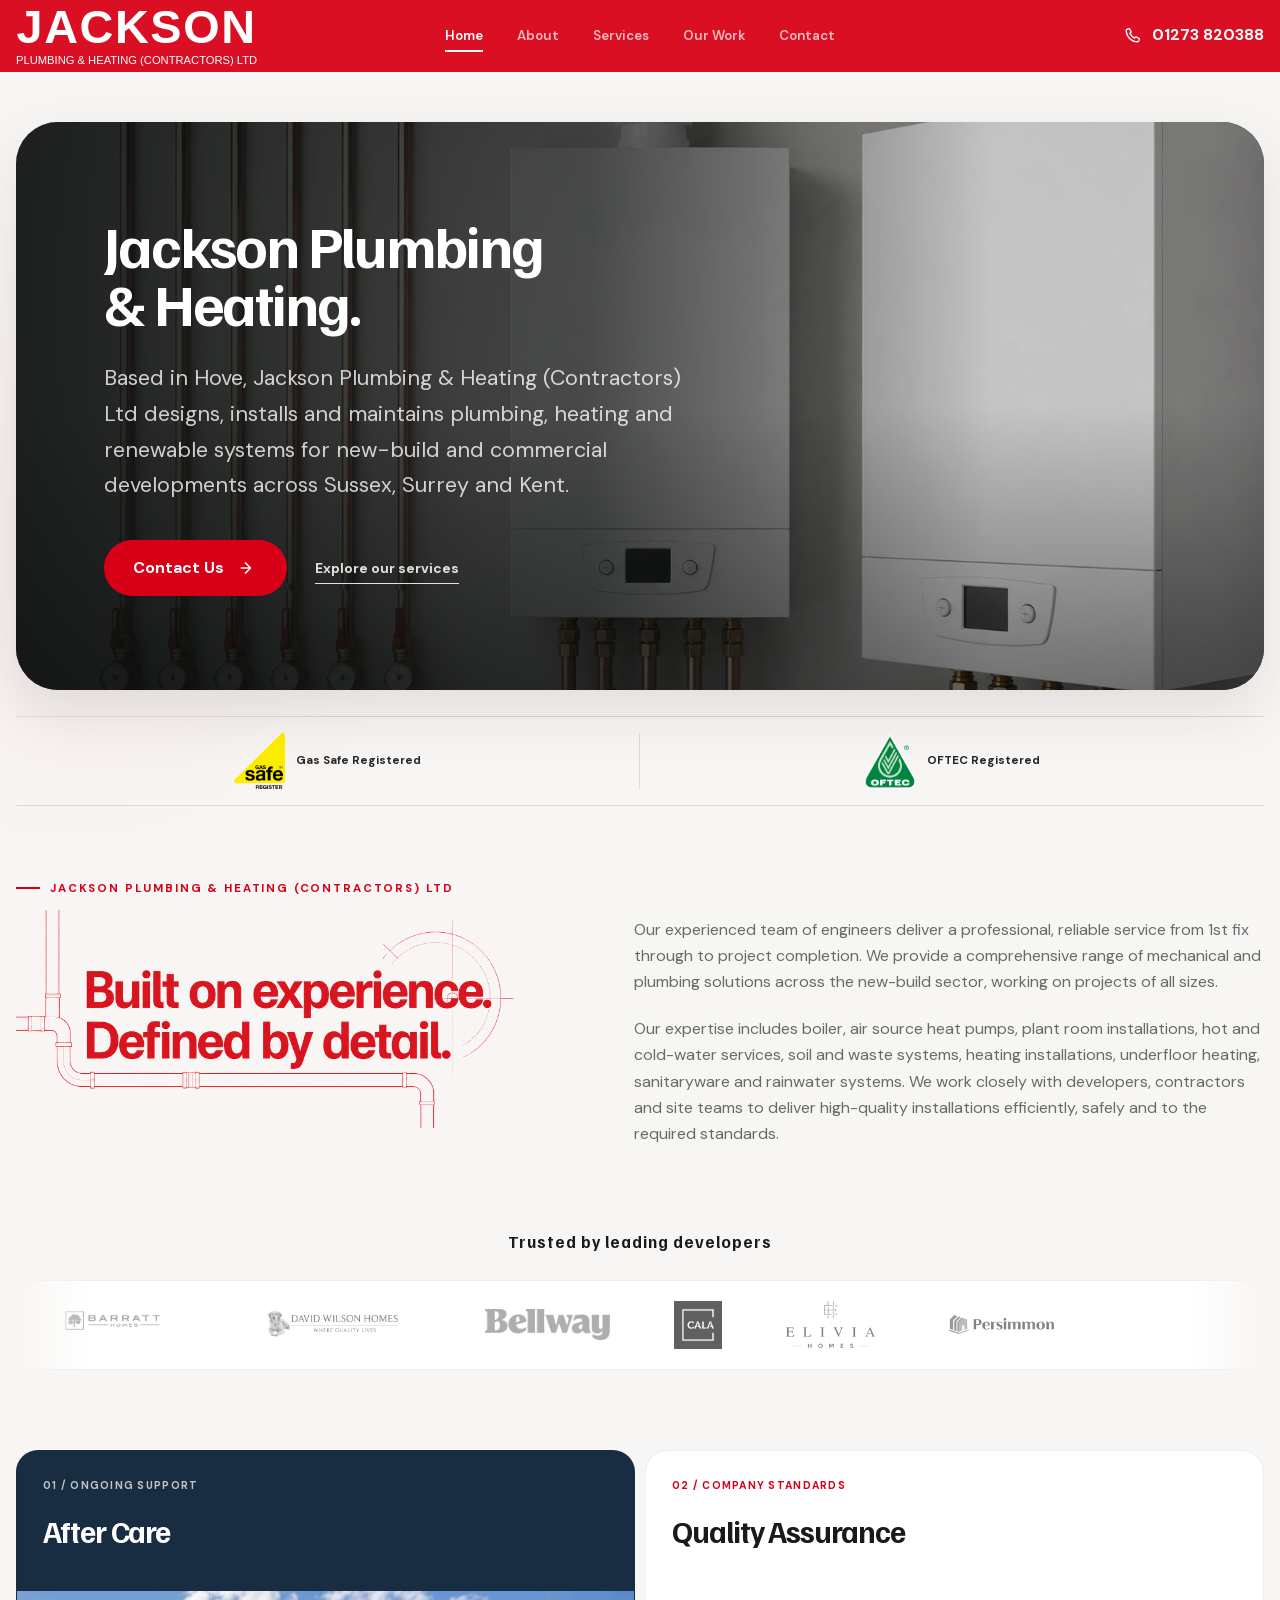
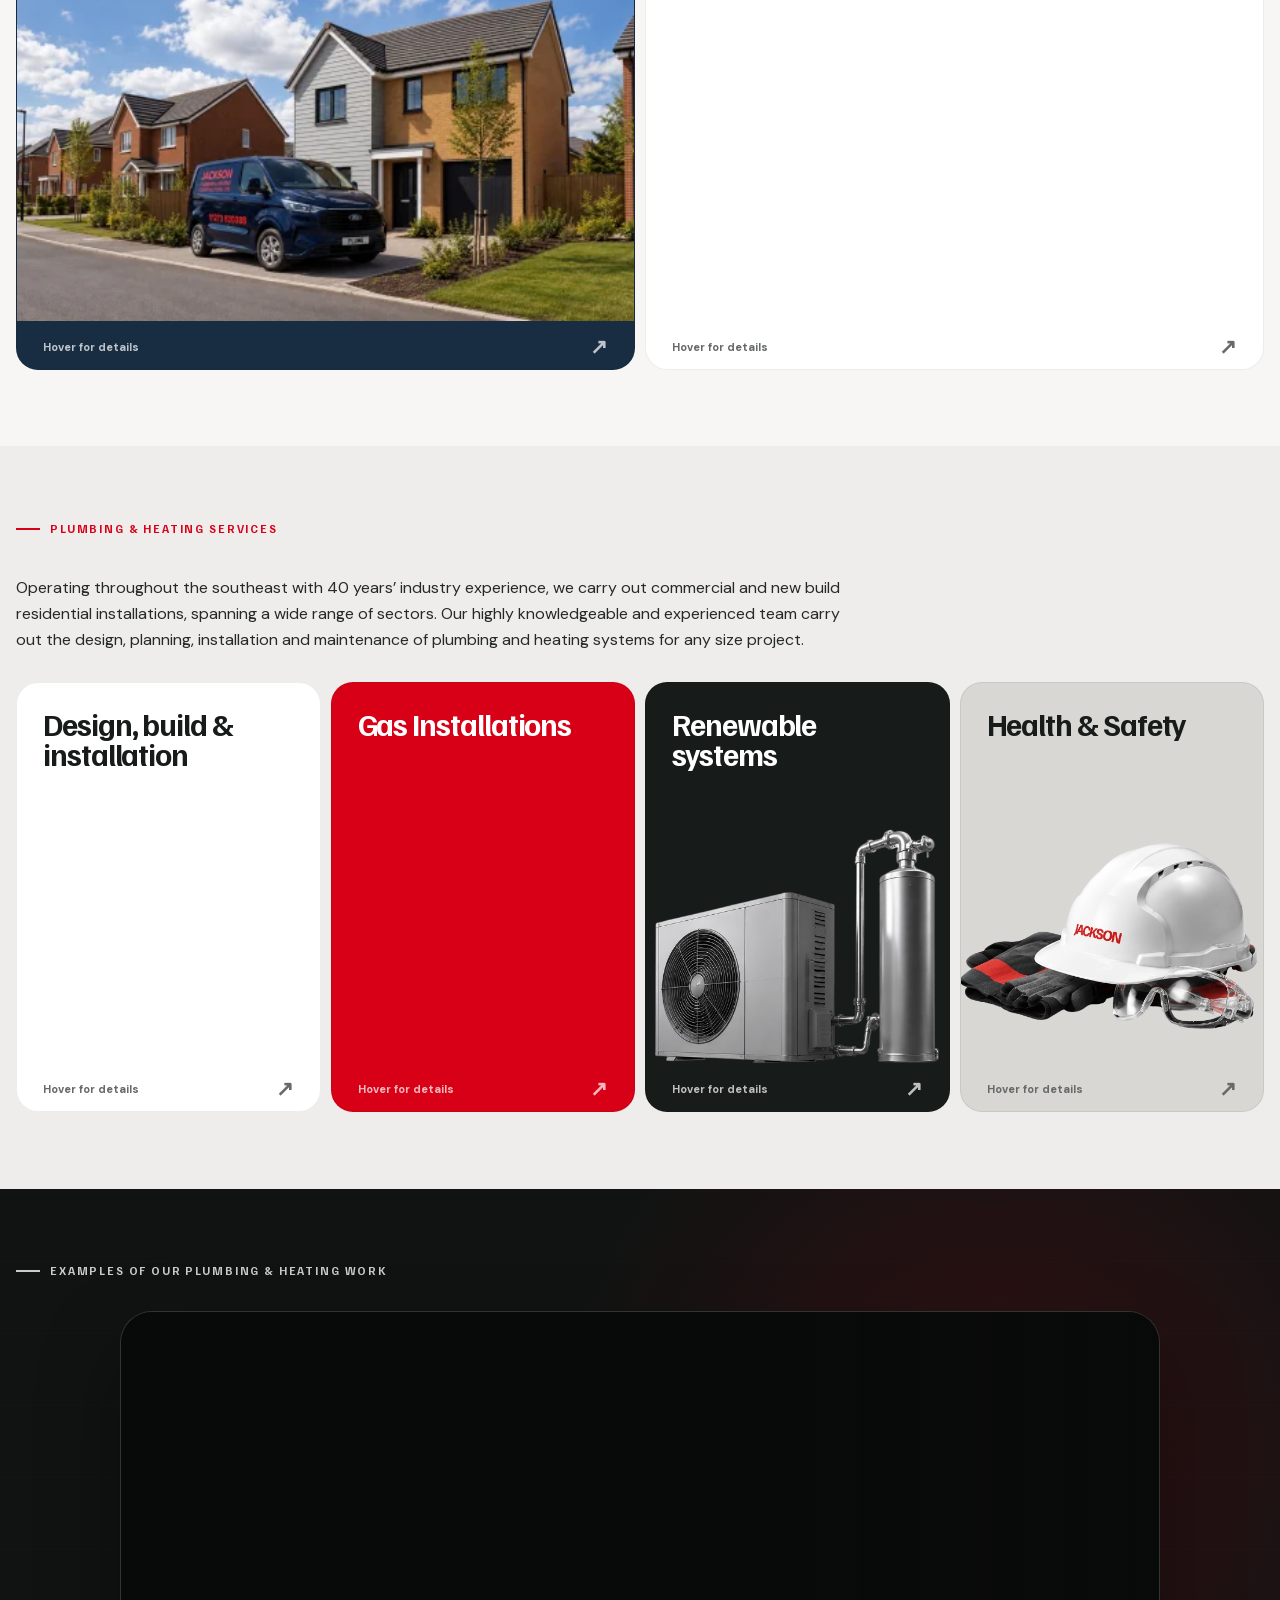
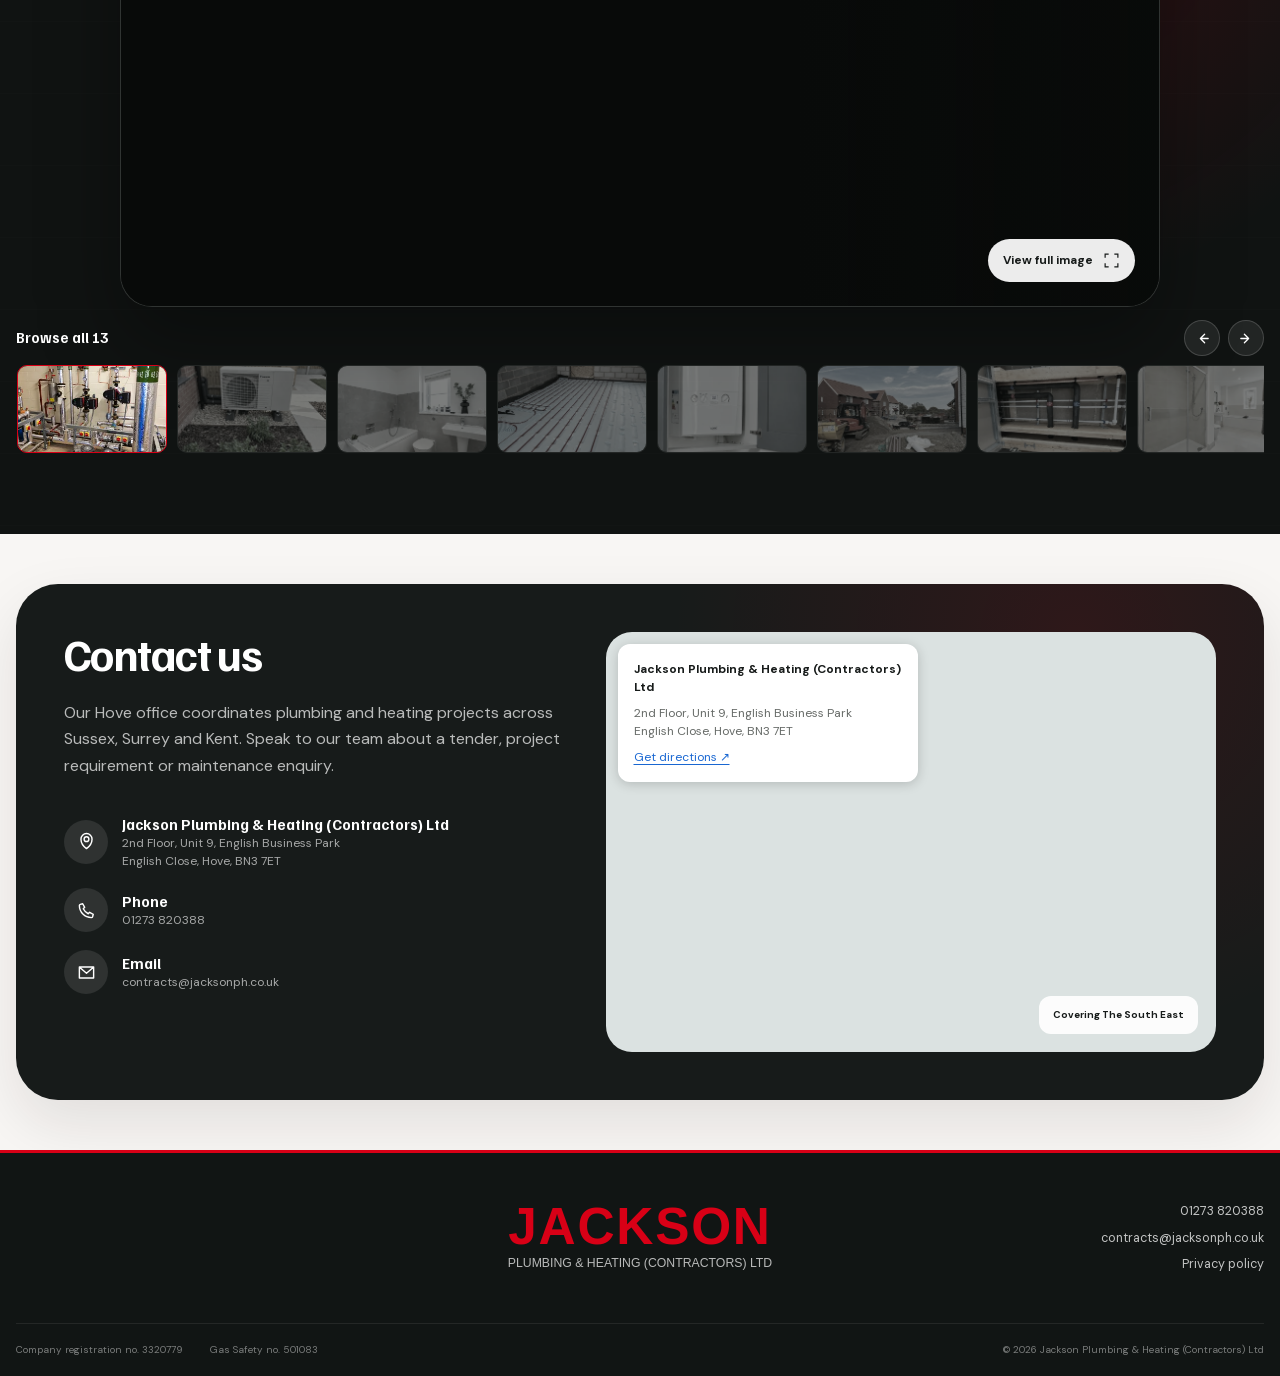
<file: index.html>
<!doctype html>
<html lang="en-GB">
<head>
  <meta charset="utf-8">
  <script>
    if (location.hostname === 'www.jacksonph.co.uk' || (location.hostname === 'jacksonph.co.uk' && location.pathname.endsWith('/index.html'))) {
      location.replace('https://jacksonph.co.uk' + location.pathname.replace(/index\.html$/, '') + location.search + location.hash);
    }
  </script>
  <meta name="viewport" content="width=device-width, initial-scale=1">
  <meta name="description" content="Jackson Plumbing &amp; Heating (Contractors) Ltd: commercial and new-build plumbing, heating and renewable systems in Hove, Sussex, Surrey and Kent.">
  <title>Jackson Plumbing &amp; Heating | Hove &amp; Sussex Contractors</title>
  <link rel="canonical" href="https://jacksonph.co.uk/">
  <meta name="robots" content="index, follow, max-image-preview:large">
  <meta property="og:type" content="website">
  <meta property="og:locale" content="en_GB">
  <meta property="og:site_name" content="Jackson Plumbing &amp; Heating">
  <meta property="og:title" content="Jackson Plumbing &amp; Heating | Hove &amp; Sussex Contractors">
  <meta property="og:description" content="Commercial and new-build plumbing, heating and renewable systems. Based in Hove, serving Sussex, Surrey and Kent.">
  <meta property="og:url" content="https://jacksonph.co.uk/">
  <meta property="og:image" content="https://jacksonph.co.uk/assets/images/jackson-plumbing-heating.jpg">
  <meta property="og:image:type" content="image/jpeg">
  <meta property="og:image:width" content="1200">
  <meta property="og:image:height" content="675">
  <meta property="og:image:alt" content="Commercial plant room pipework installed by Jackson Plumbing and Heating">
  <meta name="twitter:card" content="summary_large_image">
  <link rel="preload" href="assets/fonts/dm-sans-latin.woff2" as="font" type="font/woff2" crossorigin>
  <link rel="preload" href="assets/fonts/familjen-grotesk-latin.woff2" as="font" type="font/woff2" crossorigin>
  <link rel="icon" href="favicon.ico" type="image/x-icon">
  <link rel="stylesheet" href="css/fonts.css?v=2">
  <link rel="stylesheet" href="css/base.css?v=11">
  <link rel="stylesheet" href="css/components.css?v=30">
  <link rel="stylesheet" href="css/about.css?v=21">
  <link rel="stylesheet" href="css/responsive.css?v=17">
  <link rel="stylesheet" href="css/services-media.css?v=8">
  <link rel="stylesheet" href="css/partnerships.css?v=2">
  <link rel="stylesheet" href="css/gallery.css?v=11">
  <link rel="stylesheet" href="css/gallery-motion.css?v=9">
  <link rel="stylesheet" href="css/gallery-responsive.css?v=12">
  <link rel="stylesheet" href="css/touch-cards.css?v=2">
  <script src="js/site.js?v=12" defer></script>
  <script src="js/gallery.js?v=10" defer></script>
  <script src="js/motion-visibility.js?v=1" defer></script>
  <script src="js/touch-cards.js?v=1" defer></script>
  <script type="application/ld+json">
{
  "@context": "https://schema.org",
  "@graph": [
    {
      "@type": [
        "Plumber",
        "HVACBusiness"
      ],
      "@id": "https://jacksonph.co.uk/#business",
      "name": "Jackson Plumbing & Heating (Contractors) Ltd",
      "alternateName": "Jackson Plumbing & Heating",
      "url": "https://jacksonph.co.uk/",
      "description": "Jackson Plumbing & Heating (Contractors) Ltd: commercial and new-build plumbing, heating and renewable systems in Hove, Sussex, Surrey and Kent.",
      "image": "https://jacksonph.co.uk/assets/images/jackson-plumbing-heating.jpg",
      "telephone": "+441273820388",
      "email": "contracts@jacksonph.co.uk",
      "address": {
        "@type": "PostalAddress",
        "streetAddress": "2nd Floor, Unit 9, English Business Park, English Close",
        "addressLocality": "Hove",
        "addressRegion": "East Sussex",
        "postalCode": "BN3 7ET",
        "addressCountry": "GB"
      },
      "areaServed": [
        "Sussex",
        "Surrey",
        "Kent"
      ]
    },
    {
      "@type": "WebSite",
      "@id": "https://jacksonph.co.uk/#website",
      "url": "https://jacksonph.co.uk/",
      "name": "Jackson Plumbing & Heating",
      "alternateName": "Jackson Plumbing & Heating (Contractors) Ltd",
      "inLanguage": "en-GB",
      "publisher": {
        "@id": "https://jacksonph.co.uk/#business"
      }
    },
    {
      "@type": "WebPage",
      "@id": "https://jacksonph.co.uk/#webpage",
      "url": "https://jacksonph.co.uk/",
      "name": "Jackson Plumbing & Heating | Hove & Sussex Contractors",
      "inLanguage": "en-GB",
      "isPartOf": {
        "@id": "https://jacksonph.co.uk/#website"
      },
      "about": {
        "@id": "https://jacksonph.co.uk/#business"
      }
    }
  ]
}
  </script>
</head>
<body>
  <a class="skip-link" href="#main-content">Skip to content</a>

  <header class="site-header" data-header>
    <a class="brand" href="#top" aria-label="Jackson Plumbing and Heating, home">
      <span class="brand__name">JACKSON</span>
      <span class="brand__sub">Plumbing &amp; Heating (Contractors) Ltd</span>
    </a>

    <button class="menu-toggle" type="button" aria-expanded="false" aria-controls="main-nav" data-menu-toggle>
      <span></span><span></span>
      <span class="sr-only">Open navigation</span>
    </button>

    <nav class="main-nav" id="main-nav" aria-label="Main navigation" data-menu>
      <a class="is-active" href="#top">Home</a>
      <a href="#about">About</a>
      <a href="#services">Services</a>
      <a href="#projects">Our Work</a>
      <a href="#contact">Contact</a>
    </nav>

    <a class="header-call" href="tel:+441273820388" aria-label="Call Jackson on 01273 820388">
      <svg aria-hidden="true" viewBox="0 0 24 24"><path d="M7.2 3.5 9.7 8 7.9 9.8a14 14 0 0 0 6.3 6.3l1.8-1.8 4.5 2.5-.8 3.1c-.2.7-.8 1.1-1.5 1.1C9.8 21 3 14.2 3 5.8c0-.7.4-1.3 1.1-1.5l3.1-.8Z"/></svg>
      <span>01273 820388</span>
    </a>
  </header>

  <main id="main-content">
    <section class="hero shell" id="top" aria-labelledby="hero-title">
      <img class="hero__image" src="assets/images/boiler.webp" alt="Commercial plant room pipework installed by Jackson" width="1672" height="941" decoding="async" fetchpriority="high" srcset="assets/images/boiler-480w.webp 480w, assets/images/boiler-960w.webp 960w, assets/images/boiler.webp 1672w" sizes="100vw">
      <div class="hero__overlay"></div>
      <div class="hero__content">
        <h1 id="hero-title">Jackson Plumbing<br>&amp; Heating.</h1>
        <p>Based in Hove, Jackson Plumbing &amp; Heating (Contractors) Ltd designs, installs and maintains plumbing, heating and renewable systems for new-build and commercial developments across Sussex, Surrey and Kent.</p>
        <div class="hero__actions">
          <a class="button button--red" href="#contact">
              Contact Us
            <svg aria-hidden="true" viewBox="0 0 24 24"><path d="m9 18 6-6-6-6M15 12H4"/></svg>
          </a>
          <a class="text-link text-link--light" href="#services">Explore our services</a>
        </div>
      </div>
    </section>

    <section class="trust-strip shell" aria-label="Accreditations and experience">
      <div class="trust-item">
        <img src="assets/images/gas-safe.webp" alt="" width="1200" height="1342" decoding="async">
        <span>Gas Safe Registered</span>
      </div>
      <div class="trust-item">
        <img src="assets/images/oftec.webp" alt="" width="561" height="600" decoding="async">
        <span>OFTEC Registered</span>
      </div>
    </section>

    <section class="section shell about-profile" id="about" aria-labelledby="about-title">
      <div class="about-profile__intro">
        <div class="reveal">
          <p class="eyebrow">Jackson Plumbing &amp; Heating (Contractors) Ltd</p>
          <h2 class="about-profile__title-art" id="about-title">
            <img src="assets/images/jackson-at-a-glance-title.webp" alt="Built on experience. Defined by detail." width="1672" height="707" decoding="async">
          </h2>
        </div>
        <div class="about-profile__copy reveal">
          <p>Our experienced team of engineers deliver a professional, reliable service from 1st fix through to project completion. We provide a comprehensive range of mechanical and plumbing solutions across the new-build sector, working on projects of all sizes.</p>
          <p>Our expertise includes boiler, air source heat pumps, plant room installations, hot and cold-water services, soil and waste systems, heating installations, underfloor heating, sanitaryware and rainwater systems. We work closely with developers, contractors and site teams to deliver high-quality installations efficiently, safely and to the required standards.</p>
        </div>
      </div>

      <div class="customers" id="customers" aria-labelledby="customers-title">
        <div class="section-heading section-heading--center reveal">
          <p id="customers-title">Trusted by leading developers</p>
        </div>
        <div class="logo-marquee reveal">
          <div class="logo-track">
            <div class="logo-set">
              <img src="assets/images/barratt-homes.webp" alt="Barratt Homes" class="developer-logo--padded" loading="lazy" width="675" height="471" decoding="async">
              <img src="assets/images/david-wilson-homes.webp" alt="David Wilson Homes" class="developer-logo--padded" loading="lazy" width="1071" height="404" decoding="async">
              <img src="assets/images/bellway.webp" alt="Bellway" loading="lazy" width="1200" height="299" decoding="async">
              <img src="assets/images/cala-original.webp" alt="CALA" loading="lazy" width="1080" height="1080" decoding="async">
              <img src="assets/images/elivia-homes.webp" alt="Elivia Homes" loading="lazy" width="1200" height="648" decoding="async">
              <img src="assets/images/persimmon.webp" alt="Persimmon" loading="lazy" width="852" height="266" decoding="async">
              <img src="assets/images/taylor-wimpey.webp" alt="Taylor Wimpey" loading="lazy" width="1200" height="600" decoding="async">
              <img src="assets/images/vistry-colour.webp" alt="Vistry" loading="lazy" width="1200" height="600" decoding="async">
              <img src="assets/images/places-for-people.webp" alt="Places for People" loading="lazy" width="1200" height="416" decoding="async">
              <img src="assets/images/thakeham.webp" alt="Thakeham" loading="lazy" width="1200" height="188" decoding="async">
              <img src="assets/images/riverdale-dark-background.webp" alt="Riverdale Developments" class="developer-logo--monochrome" loading="lazy" width="1200" height="283" decoding="async">
              <img src="assets/images/dandara-white.webp" alt="Dandara" class="developer-logo--monochrome" loading="lazy" width="1200" height="232" decoding="async">
            </div>
            <div class="logo-set" aria-hidden="true">
              <img src="assets/images/barratt-homes.webp" alt="" class="developer-logo--padded" loading="lazy" width="675" height="471" decoding="async">
              <img src="assets/images/david-wilson-homes.webp" alt="" class="developer-logo--padded" loading="lazy" width="1071" height="404" decoding="async">
              <img src="assets/images/bellway.webp" alt="" loading="lazy" width="1200" height="299" decoding="async">
              <img src="assets/images/cala-original.webp" alt="" loading="lazy" width="1080" height="1080" decoding="async">
              <img src="assets/images/elivia-homes.webp" alt="" loading="lazy" width="1200" height="648" decoding="async">
              <img src="assets/images/persimmon.webp" alt="" loading="lazy" width="852" height="266" decoding="async">
              <img src="assets/images/taylor-wimpey.webp" alt="" loading="lazy" width="1200" height="600" decoding="async">
              <img src="assets/images/vistry-colour.webp" alt="" loading="lazy" width="1200" height="600" decoding="async">
              <img src="assets/images/places-for-people.webp" alt="" loading="lazy" width="1200" height="416" decoding="async">
              <img src="assets/images/thakeham.webp" alt="" loading="lazy" width="1200" height="188" decoding="async">
              <img src="assets/images/riverdale-dark-background.webp" alt="" class="developer-logo--monochrome" loading="lazy" width="1200" height="283" decoding="async">
              <img src="assets/images/dandara-white.webp" alt="" class="developer-logo--monochrome" loading="lazy" width="1200" height="232" decoding="async">
            </div>
          </div>
        </div>
      </div>

      <div class="service-deck about-stories" aria-label="After care and quality assurance details">
        <article class="service-panel service-panel--dark about-story reveal" tabindex="0" aria-labelledby="after-care-title">
          <div class="service-panel__summary">
            <span class="card-index">01 / Ongoing support</span>
            <h3 id="after-care-title">After Care</h3>
            <img class="service-panel__image" src="assets/images/after-care-landscape.webp" alt="Jackson Plumbing and Heating customer care van" loading="lazy" width="1774" height="887" decoding="async" srcset="assets/images/after-care-landscape-480w.webp 480w, assets/images/after-care-landscape-960w.webp 960w, assets/images/after-care-landscape.webp 1774w" sizes="(max-width: 680px) calc(100vw - 28px), (max-width: 1480px) calc(50vw - 24px), 710px">
            <span class="service-panel__hint">Hover for details <b>↗</b></span>
          </div>
          <div class="service-panel__details">
            <p>Our dedicated customer care team is made up of our office-based coordinators, working with qualified field engineers, with over 25 years’ experience in plumbing &amp; heating, to assist with any warranty needs. We also offer boiler, cylinder and air source heat pump services, to help maintain the manufacturer’s warranties.</p>
            <p>Our adopted job management system ensures callouts are closed out efficiently, to a high standard and are compliant with the New Homes Quality Board.</p>
            <img class="about-story__mark about-story__mark--nhqb" src="assets/images/new-homes-quality-board-white.webp" alt="New Homes Quality Board" loading="lazy" width="1361" height="1209" decoding="async">
          </div>
        </article>

        <article class="service-panel service-panel--light about-story reveal" tabindex="0" aria-labelledby="quality-assurance-title">
          <div class="service-panel__summary">
            <span class="card-index">02 / Company standards</span>
            <h3 id="quality-assurance-title">Quality Assurance</h3>
            <img class="service-panel__image" src="assets/images/quality-assurance-landscape.webp" alt="Copper pipe fittings on plumbing installation plans" loading="lazy" width="1774" height="887" decoding="async" srcset="assets/images/quality-assurance-landscape-480w.webp 480w, assets/images/quality-assurance-landscape-960w.webp 960w, assets/images/quality-assurance-landscape.webp 1774w" sizes="(max-width: 680px) calc(100vw - 28px), (max-width: 1480px) calc(50vw - 24px), 710px">
            <span class="service-panel__hint">Hover for details <b>↗</b></span>
          </div>
          <div class="service-panel__details">
            <p>Quality and attention to detail are at the heart of everything we do. We have established clear company standards and working practices that are applied consistently across all our projects and sites. To manage this, we have our own in house quality control system, in conjunction with NHBC Construction Quality Reviews scoring process.</p>
            <img class="about-story__mark" src="assets/images/nhbc.webp" alt="NHBC" loading="lazy" width="1200" height="383" decoding="async">
            <a class="button button--red" href="#projects">
              View example works
              <svg aria-hidden="true" viewBox="0 0 24 24"><path d="m9 18 6-6-6-6M15 12H4"/></svg>
            </a>
          </div>
        </article>
      </div>
    </section>

    <section class="section section--soft" id="services" aria-labelledby="services-title">
      <div class="shell">
        <div class="section-heading section-heading--row reveal">
          <div>
            <h2 class="eyebrow" id="services-title">Plumbing &amp; heating services</h2>
          </div>
        </div>

        <p class="services-intro reveal">Operating throughout the southeast with 40 years’ industry experience, we carry out commercial and new build residential installations, spanning a wide range of sectors. Our highly knowledgeable and experienced team carry out the design, planning, installation and maintenance of plumbing and heating systems for any size project.</p>

        <div class="service-deck reveal" aria-label="Interactive service details">
          <article class="service-panel service-panel--light" tabindex="0">
            <div class="service-panel__summary">
              <h3>Design, build &amp; installation</h3>
              <img class="service-panel__image" src="assets/images/service-1.webp" alt="Copper pipework arranged over mechanical plans" loading="lazy" width="1448" height="1086" decoding="async" srcset="assets/images/service-1-480w.webp 480w, assets/images/service-1-960w.webp 960w, assets/images/service-1.webp 1448w" sizes="(max-width: 680px) calc(100vw - 28px), (max-width: 980px) calc(50vw - 24px), 640px">
              <span class="service-panel__hint">Hover for details <b>↗</b></span>
            </div>
            <div class="service-panel__details">
              <p>Complete mechanical delivery for new-build residential and commercial properties.</p>
              <ul>
                <li>Full design and planning</li>
                <li>New-build residential and commercial properties</li>
                <li>Mechanical design, build and installation</li>
                <li>Boiler rooms and plant rooms</li>
                <li>Hot and cold services</li>
                <li>Soil, waste and rainwater installations</li>
                <li>Heating and sanitary ware</li>
                <li>Underfloor heating</li>
                <li>Air source heat pumps</li>
              </ul>
            </div>
          </article>

          <article class="service-panel service-panel--red" tabindex="0">
            <div class="service-panel__summary">
              <h3>Gas Installations</h3>
              <img class="service-panel__image" src="assets/images/gas-installations-original-cutout.webp" alt="Two white gas boilers with copper pipework, valves and pressure gauges" loading="lazy" width="1672" height="941" decoding="async" srcset="assets/images/gas-installations-original-cutout-480w.webp 480w, assets/images/gas-installations-original-cutout-960w.webp 960w, assets/images/gas-installations-original-cutout.webp 1672w" sizes="(max-width: 680px) calc(100vw - 28px), (max-width: 980px) calc(50vw - 24px), 640px">
              <span class="service-panel__hint">Hover for details <b>↗</b></span>
            </div>
            <div class="service-panel__details">
              <p>We are gas safe accredited installers and have worked on a large array of different gas fueled products such as system boilers, heat only boilers, combi boilers, gas hobs and water heaters.</p>
            </div>
          </article>

          <article class="service-panel service-panel--dark" tabindex="0">
            <div class="service-panel__summary">
              <h3>Renewable systems</h3>
              <img class="service-panel__image" src="assets/images/service-3.webp" alt="Air source heat pump and renewable heating cylinder" loading="lazy" width="520" height="390" decoding="async">
              <span class="service-panel__hint">Hover for details <b>↗</b></span>
            </div>
            <div class="service-panel__details">
              <p>We work with multiple renewable systems on large projects across all developers, to achieve the government’s plan to use alternative, greener energy solutions. We always ensure we are up to date with the latest technologies and have the required accreditations, also working in conjunction with manufacturers.</p>
              <ul>
                <li>Thermal solar</li>
                <li>Air-source heat pumps</li>
                <li>Wastewater heat recovery</li>
              </ul>
            </div>
          </article>

          <article class="service-panel service-panel--grey" tabindex="0">
            <div class="service-panel__summary">
              <h3>Health &amp; Safety</h3>
              <img class="service-panel__image" src="assets/images/service-4.webp" alt="Jackson safety helmet, gloves and protective glasses" loading="lazy" width="577" height="433" decoding="async">
              <span class="service-panel__hint">Hover for details <b>↗</b></span>
            </div>
            <div class="service-panel__details">
              <p>Health &amp; Safety is our priority and we strive to uphold high standards on all of our sites. Our engineers carry the required safety equipment and wear the correct safety attire at all times attending regular toolbox talks on site. Our high standards have been recognized and certified by the following bodies:</p>
              <div class="service-panel__marks" aria-label="Health and safety accreditations">
                <img src="assets/images/smas-legacy.webp" alt="SMAS Worksafe Contractor" loading="lazy" width="208" height="85" decoding="async">
                <img class="service-panel__mark--cqms" src="assets/images/cqms-green.webp" alt="CQMS" loading="lazy" width="800" height="800" decoding="async">
                <img src="assets/images/thsp-legacy.webp" alt="THSP" loading="lazy" width="181" height="85" decoding="async">
                <img src="assets/images/safecontractor-official.webp" alt="SafeContractor" loading="lazy" width="4809" height="878" decoding="async">
              </div>
            </div>
          </article>
        </div>
      </div>
    </section>


    <section class="work-showcase" id="projects" aria-labelledby="projects-title" data-work-showcase>
      <div class="shell work-showcase__header reveal">
        <div>
          <h2 class="eyebrow eyebrow--light" id="projects-title">Examples of our plumbing &amp; heating work</h2>
        </div>
      </div>

      <div class="shell work-stage reveal" data-work-stage>
        <button class="work-feature" type="button" aria-label="View full image" data-work-feature>
          <img src="assets/images/plant-enhanced.webp" alt="Completed plant room installation" data-work-image width="1448" height="1086" decoding="async" loading="lazy" srcset="assets/images/plant-enhanced-480w.webp 480w, assets/images/plant-enhanced-960w.webp 960w, assets/images/plant-enhanced.webp 1448w" sizes="(max-width: 680px) calc(100vw - 28px), (max-width: 1080px) calc(100vw - 32px), 1040px">
          <span class="work-feature__open" aria-hidden="true">
            View full image
            <svg viewBox="0 0 24 24"><path d="M8 3H3v5M16 3h5v5M8 21H3v-5M16 21h5v-5"/></svg>
          </span>
        </button>
      </div>

      <div class="shell work-browser reveal">
        <div class="work-browser__toolbar">
          <div>
            <strong>Browse all 13</strong>
          </div>
          <div class="work-browser__controls">
            <button type="button" data-work-previous aria-label="Show previous photo">
              <svg aria-hidden="true" viewBox="0 0 24 24"><path d="m15 18-6-6 6-6M9 12h11"/></svg>
            </button>
            <button type="button" data-work-next aria-label="Show next photo">
              <svg aria-hidden="true" viewBox="0 0 24 24"><path d="m9 18 6-6-6-6M15 12H4"/></svg>
            </button>
          </div>

        </div>
        <div class="work-filmstrip" data-work-filmstrip aria-label="Choose an example image">
          <button class="work-thumb is-active" type="button" data-work-thumb data-src="assets/images/plant-enhanced.webp" data-alt="Completed plant room installation" aria-current="true" aria-label="Show completed plant room installation" data-srcset="assets/images/plant-enhanced-480w.webp 480w, assets/images/plant-enhanced-960w.webp 960w, assets/images/plant-enhanced.webp 1448w"><img src="assets/images/plant-enhanced-thumb.webp" alt="" loading="lazy" width="300" height="225" decoding="async"></button>
          <button class="work-thumb" type="button" data-work-thumb data-src="assets/images/pdf-01-white-air-source-heat-pump-enhanced.webp" data-alt="White air source heat pump outside a new home" aria-label="Show white air source heat pump outside a new home" data-srcset="assets/images/pdf-01-white-air-source-heat-pump-enhanced-480w.webp 480w, assets/images/pdf-01-white-air-source-heat-pump-enhanced-960w.webp 960w, assets/images/pdf-01-white-air-source-heat-pump-enhanced.webp 1085w"><img src="assets/images/pdf-01-white-air-source-heat-pump-enhanced-thumb.webp" alt="" loading="lazy" width="300" height="401" decoding="async"></button>
          <button class="work-thumb" type="button" data-work-thumb data-src="assets/images/pdf-07-bathroom-bath-enhanced.webp" data-alt="Completed bathroom with bath and basin" aria-label="Show completed bathroom with bath and basin" data-srcset="assets/images/pdf-07-bathroom-bath-enhanced-480w.webp 480w, assets/images/pdf-07-bathroom-bath-enhanced-960w.webp 960w, assets/images/pdf-07-bathroom-bath-enhanced.webp 1444w"><img src="assets/images/pdf-07-bathroom-bath-enhanced-thumb.webp" alt="" loading="lazy" width="300" height="227" decoding="async"></button>
          <button class="work-thumb" type="button" data-work-thumb data-src="assets/images/underfloor-enhanced.webp" data-alt="Underfloor heating pipework" aria-label="Show underfloor heating pipework" data-srcset="assets/images/underfloor-enhanced-480w.webp 480w, assets/images/underfloor-enhanced-960w.webp 960w, assets/images/underfloor-enhanced.webp 1448w"><img src="assets/images/underfloor-enhanced-thumb.webp" alt="" loading="lazy" width="300" height="225" decoding="async"></button>
          <button class="work-thumb" type="button" data-work-thumb data-src="assets/images/pdf-03-ideal-boiler-enhanced.webp" data-alt="Ideal gas boiler installed inside a cupboard" aria-label="Show ideal gas boiler installed inside a cupboard" data-srcset="assets/images/pdf-03-ideal-boiler-enhanced-480w.webp 480w, assets/images/pdf-03-ideal-boiler-enhanced-960w.webp 960w, assets/images/pdf-03-ideal-boiler-enhanced.webp 1021w"><img src="assets/images/pdf-03-ideal-boiler-enhanced-thumb.webp" alt="" loading="lazy" width="300" height="453" decoding="async"></button>
          <button class="work-thumb" type="button" data-work-thumb data-src="assets/images/site_view-enhanced.webp" data-alt="New housing development site" aria-label="Show new housing development site" data-srcset="assets/images/site_view-enhanced-480w.webp 480w, assets/images/site_view-enhanced-960w.webp 960w, assets/images/site_view-enhanced.webp 1448w"><img src="assets/images/site_view-enhanced-thumb.webp" alt="" loading="lazy" width="300" height="225" decoding="async"></button>
          <button class="work-thumb" type="button" data-work-thumb data-src="assets/images/pdf-04-insulated-first-fix-pipework-enhanced.webp" data-alt="Insulated first-fix pipework within timber framing" aria-label="Show insulated first-fix pipework within timber framing" data-srcset="assets/images/pdf-04-insulated-first-fix-pipework-enhanced-480w.webp 480w, assets/images/pdf-04-insulated-first-fix-pipework-enhanced-960w.webp 960w, assets/images/pdf-04-insulated-first-fix-pipework-enhanced.webp 1448w"><img src="assets/images/pdf-04-insulated-first-fix-pipework-enhanced-thumb.webp" alt="" loading="lazy" width="300" height="225" decoding="async"></button>
          <button class="work-thumb" type="button" data-work-thumb data-src="assets/images/pdf-09-bathroom-shower-enhanced.webp" data-alt="Completed bathroom with walk-in shower" aria-label="Show completed bathroom with walk-in shower" data-srcset="assets/images/pdf-09-bathroom-shower-enhanced-480w.webp 480w, assets/images/pdf-09-bathroom-shower-enhanced-960w.webp 960w, assets/images/pdf-09-bathroom-shower-enhanced.webp 1535w"><img src="assets/images/pdf-09-bathroom-shower-enhanced-thumb.webp" alt="" loading="lazy" width="300" height="201" decoding="async"></button>
          <button class="work-thumb" type="button" data-work-thumb data-src="assets/images/pdf-02-black-air-source-heat-pump-enhanced.webp" data-alt="Black air source heat pump outside a new home" aria-label="Show black air source heat pump outside a new home" data-srcset="assets/images/pdf-02-black-air-source-heat-pump-enhanced-480w.webp 480w, assets/images/pdf-02-black-air-source-heat-pump-enhanced-960w.webp 960w, assets/images/pdf-02-black-air-source-heat-pump-enhanced.webp 1083w"><img src="assets/images/pdf-02-black-air-source-heat-pump-enhanced-thumb.webp" alt="" loading="lazy" width="300" height="403" decoding="async"></button>
          <button class="work-thumb" type="button" data-work-thumb data-src="assets/images/commerical-plant2-enhanced.webp" data-alt="Commercial plant room pipework" aria-label="Show commercial plant room pipework" data-srcset="assets/images/commerical-plant2-enhanced-480w.webp 480w, assets/images/commerical-plant2-enhanced-960w.webp 960w, assets/images/commerical-plant2-enhanced.webp 1450w"><img src="assets/images/commerical-plant2-enhanced-thumb.webp" alt="" loading="lazy" width="300" height="225" decoding="async"></button>
          <button class="work-thumb" type="button" data-work-thumb data-src="assets/images/pdf-08-underfloor-heating-enhanced.webp" data-alt="Underfloor heating installation before floor finishes" aria-label="Show underfloor heating installation before floor finishes" data-srcset="assets/images/pdf-08-underfloor-heating-enhanced-480w.webp 480w, assets/images/pdf-08-underfloor-heating-enhanced-960w.webp 960w, assets/images/pdf-08-underfloor-heating-enhanced.webp 1467w"><img src="assets/images/pdf-08-underfloor-heating-enhanced-thumb.webp" alt="" loading="lazy" width="300" height="220" decoding="async"></button>
          <button class="work-thumb" type="button" data-work-thumb data-src="assets/images/pdf-06-hot-water-cylinder-enhanced.webp" data-alt="Hot-water cylinder and insulated pipework" aria-label="Show hot-water cylinder and insulated pipework" data-srcset="assets/images/pdf-06-hot-water-cylinder-enhanced-480w.webp 480w, assets/images/pdf-06-hot-water-cylinder-enhanced-960w.webp 960w, assets/images/pdf-06-hot-water-cylinder-enhanced.webp 1086w"><img src="assets/images/pdf-06-hot-water-cylinder-enhanced-thumb.webp" alt="" loading="lazy" width="300" height="400" decoding="async"></button>
          <button class="work-thumb" type="button" data-work-thumb data-src="assets/images/pdf-05-ceiling-first-fix-pipework-enhanced.webp" data-alt="First-fix pipework routed through ceiling joists" aria-label="Show first-fix pipework routed through ceiling joists" data-srcset="assets/images/pdf-05-ceiling-first-fix-pipework-enhanced-480w.webp 480w, assets/images/pdf-05-ceiling-first-fix-pipework-enhanced-960w.webp 960w, assets/images/pdf-05-ceiling-first-fix-pipework-enhanced.webp 1323w"><img src="assets/images/pdf-05-ceiling-first-fix-pipework-enhanced-thumb.webp" alt="" loading="lazy" width="300" height="270" decoding="async"></button>
        </div>
      </div>
    </section>

    <section class="section shell coverage" id="contact" aria-labelledby="contact-title">
      <div class="coverage__panel reveal">
        <div class="coverage__content">
          <h2 id="contact-title">Contact us</h2>
          <p>Our Hove office coordinates plumbing and heating projects across Sussex, Surrey and Kent. Speak to our team about a tender, project requirement or maintenance enquiry.</p>

          <address class="contact-list">
            <a href="https://www.google.com/maps/search/?api=1&amp;query=2nd%20Floor%2C%20Unit%209%2C%20English%20Business%20Park%2C%20English%20Close%2C%20Hove%2C%20BN3%207ET" target="_blank" rel="noopener">
              <span class="contact-icon">
                <svg aria-hidden="true" viewBox="0 0 24 24"><path d="M12 21s7-5.4 7-12a7 7 0 1 0-14 0c0 6.6 7 12 7 12Zm0-9a3 3 0 1 0 0-6 3 3 0 0 0 0 6Z"/></svg>
              </span>
              <span><b>Jackson Plumbing &amp; Heating (Contractors) Ltd</b>2nd Floor, Unit 9, English Business Park<br>English Close, Hove, BN3 7ET</span>
            </a>
            <a href="tel:+441273820388">
              <span class="contact-icon">
                <svg aria-hidden="true" viewBox="0 0 24 24"><path d="M7.2 3.5 9.7 8 7.9 9.8a14 14 0 0 0 6.3 6.3l1.8-1.8 4.5 2.5-.8 3.1c-.2.7-.8 1.1-1.5 1.1C9.8 21 3 14.2 3 5.8c0-.7.4-1.3 1.1-1.5l3.1-.8Z"/></svg>
              </span>
              <span><b>Phone</b>01273 820388</span>
            </a>
            <a href="mailto:contracts@jacksonph.co.uk">
              <span class="contact-icon">
                <svg aria-hidden="true" viewBox="0 0 24 24"><path d="M3 5h18v14H3V5Zm1 1 8 7 8-7"/></svg>
              </span>
              <span><b>Email</b>contracts@jacksonph.co.uk</span>
            </a>
          </address>

        </div>

        <div class="coverage-map" aria-label="Map showing the Hove office of Jackson Plumbing and Heating (Contractors) Ltd">
          <iframe
            title="Map of the Hove office of Jackson Plumbing and Heating (Contractors) Ltd"
            src="https://www.google.com/maps?q=50.838743,-0.191030&amp;ll=50.878743,-0.191030&amp;z=12&amp;t=k&amp;output=embed"
            loading="lazy"
            referrerpolicy="no-referrer-when-downgrade"
            allowfullscreen>
          </iframe>
          <div class="map-office-card">
            <strong>Jackson Plumbing &amp; Heating (Contractors) Ltd</strong>
            <p>2nd Floor, Unit 9, English Business Park<br>English Close, Hove, BN3 7ET</p>
            <a href="https://www.google.com/maps/search/?api=1&amp;query=2nd%20Floor%2C%20Unit%209%2C%20English%20Business%20Park%2C%20English%20Close%2C%20Hove%2C%20BN3%207ET" target="_blank" rel="noopener">Get directions ↗</a>
          </div>
          <div class="map-coverage-note">Covering The South East</div>
        </div>
      </div>
    </section>
  </main>

  <footer class="site-footer">
    <div class="shell site-footer__top">
      <a class="brand brand--footer" href="#top">
        <span class="brand__name">JACKSON</span>
        <span class="brand__sub">Plumbing &amp; Heating (Contractors) Ltd</span>
      </a>
      <div class="footer-links">
        <a href="tel:+441273820388">01273 820388</a>
        <a href="mailto:contracts@jacksonph.co.uk">contracts@jacksonph.co.uk</a>
        <a href="privacy-policy/">Privacy policy</a>
      </div>
    </div>
    <div class="shell site-footer__bottom">
      <span>Company registration no. 3320779</span>
      <span>Gas Safety no. 501083</span>
      <span>© <span data-year></span> Jackson Plumbing &amp; Heating (Contractors) Ltd</span>
    </div>
  </footer>

  <dialog class="lightbox" data-lightbox aria-label="Project photos">
    <button type="button" class="lightbox__close" data-lightbox-close aria-label="Close photos"><svg aria-hidden="true" width="20" height="20" viewBox="0 0 24 24" fill="none" stroke="currentColor" stroke-width="2" stroke-linecap="round"><path d="m6 6 12 12M18 6 6 18"/></svg></button>
    <div class="lightbox__track" data-lightbox-track tabindex="-1" autofocus></div>
    <div class="lightbox__bar">
      <button type="button" class="lightbox__nav" data-lightbox-previous aria-label="Previous photo"><svg aria-hidden="true" viewBox="0 0 24 24"><path d="m15 18-6-6 6-6M9 12h11"/></svg></button>
      <p><strong data-lightbox-count aria-live="polite"></strong></p>
      <button type="button" class="lightbox__nav" data-lightbox-next aria-label="Next photo"><svg aria-hidden="true" viewBox="0 0 24 24"><path d="m9 18 6-6-6-6M15 12H4"/></svg></button>
    </div>
  </dialog>
</body>
</html>
</file>
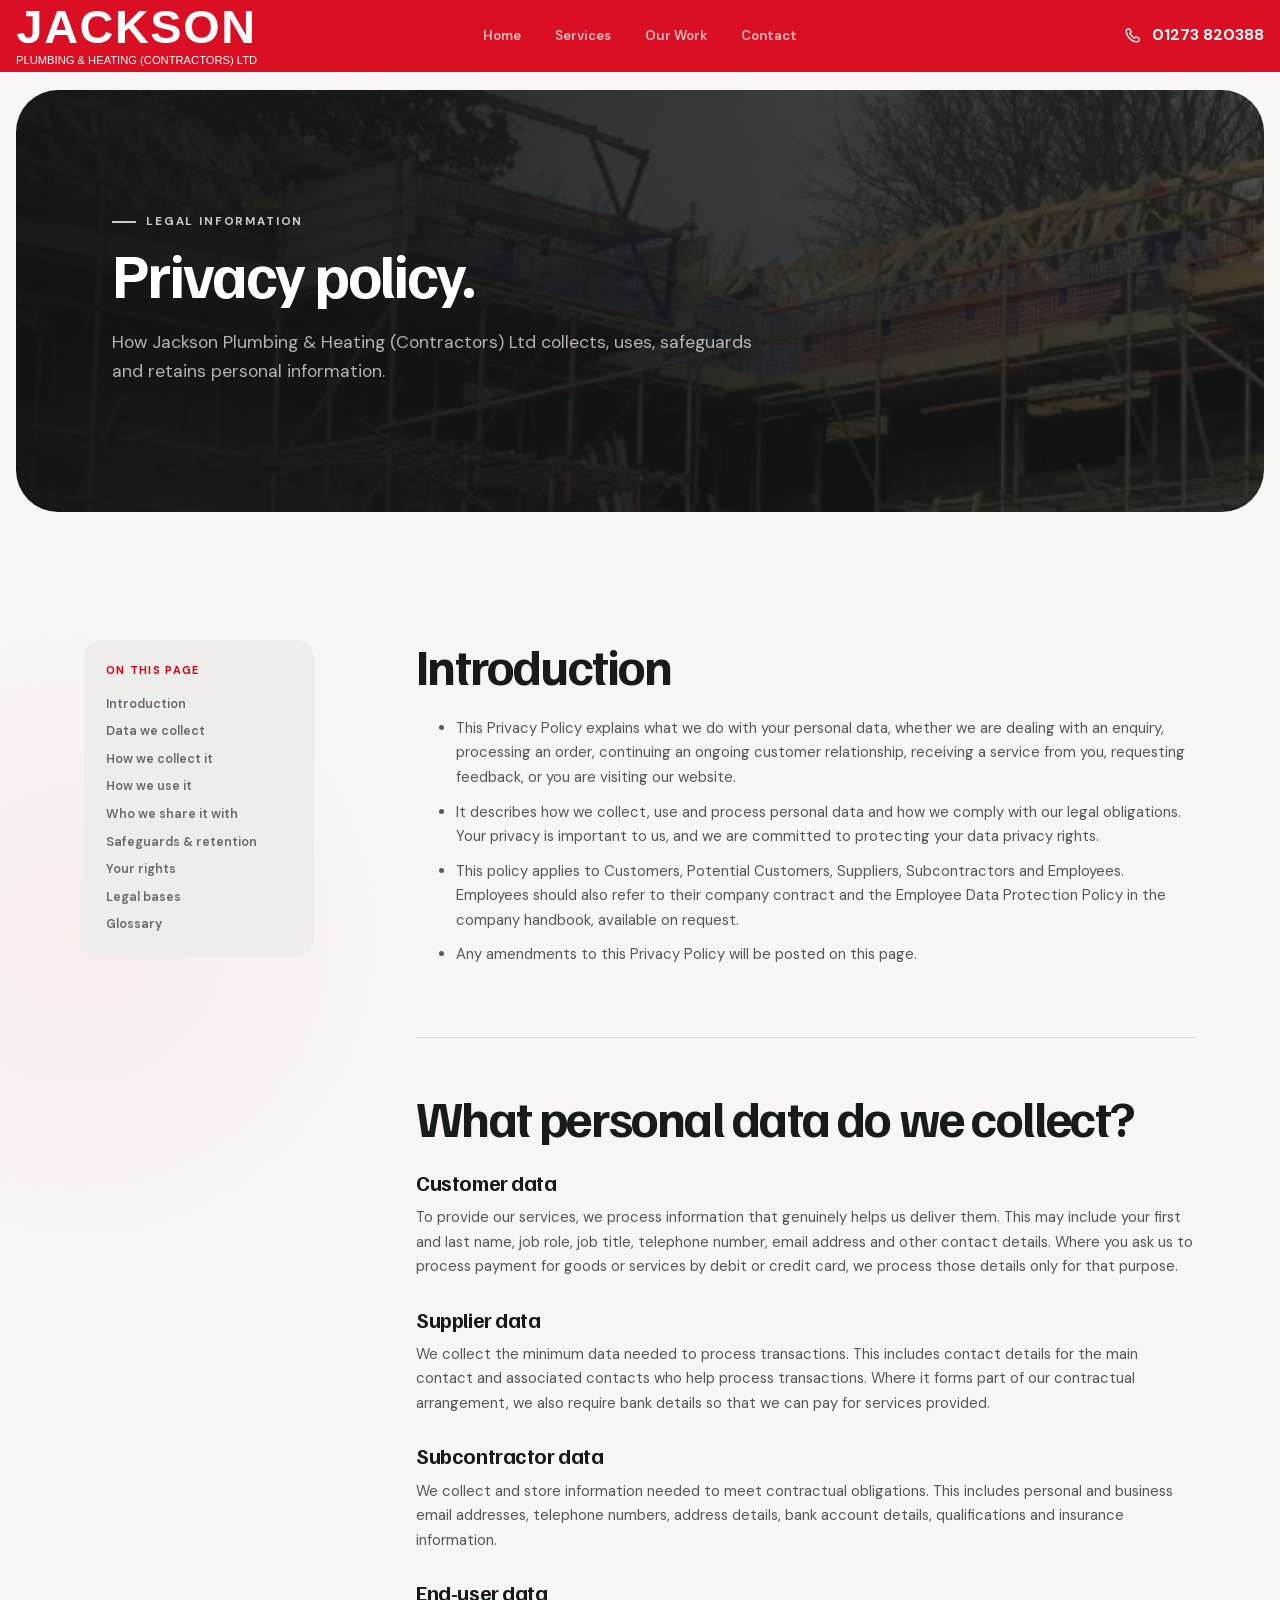
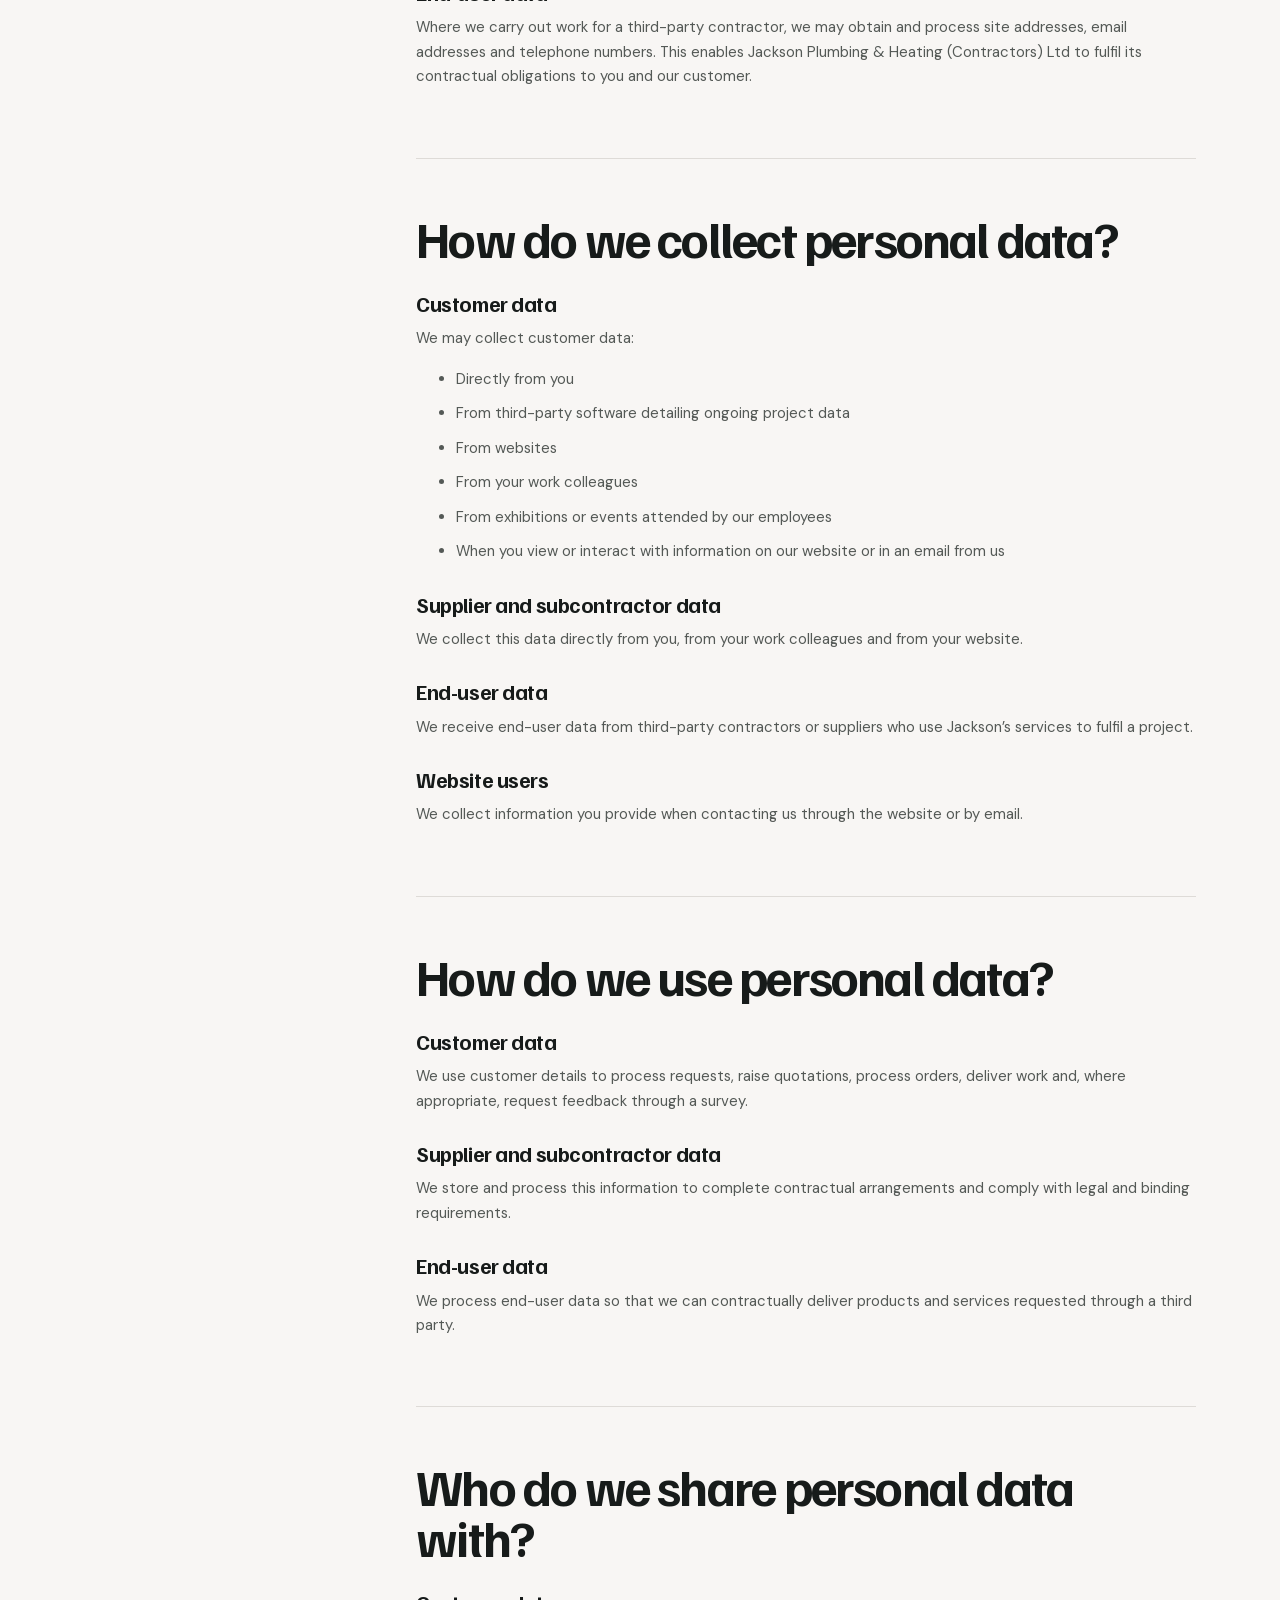
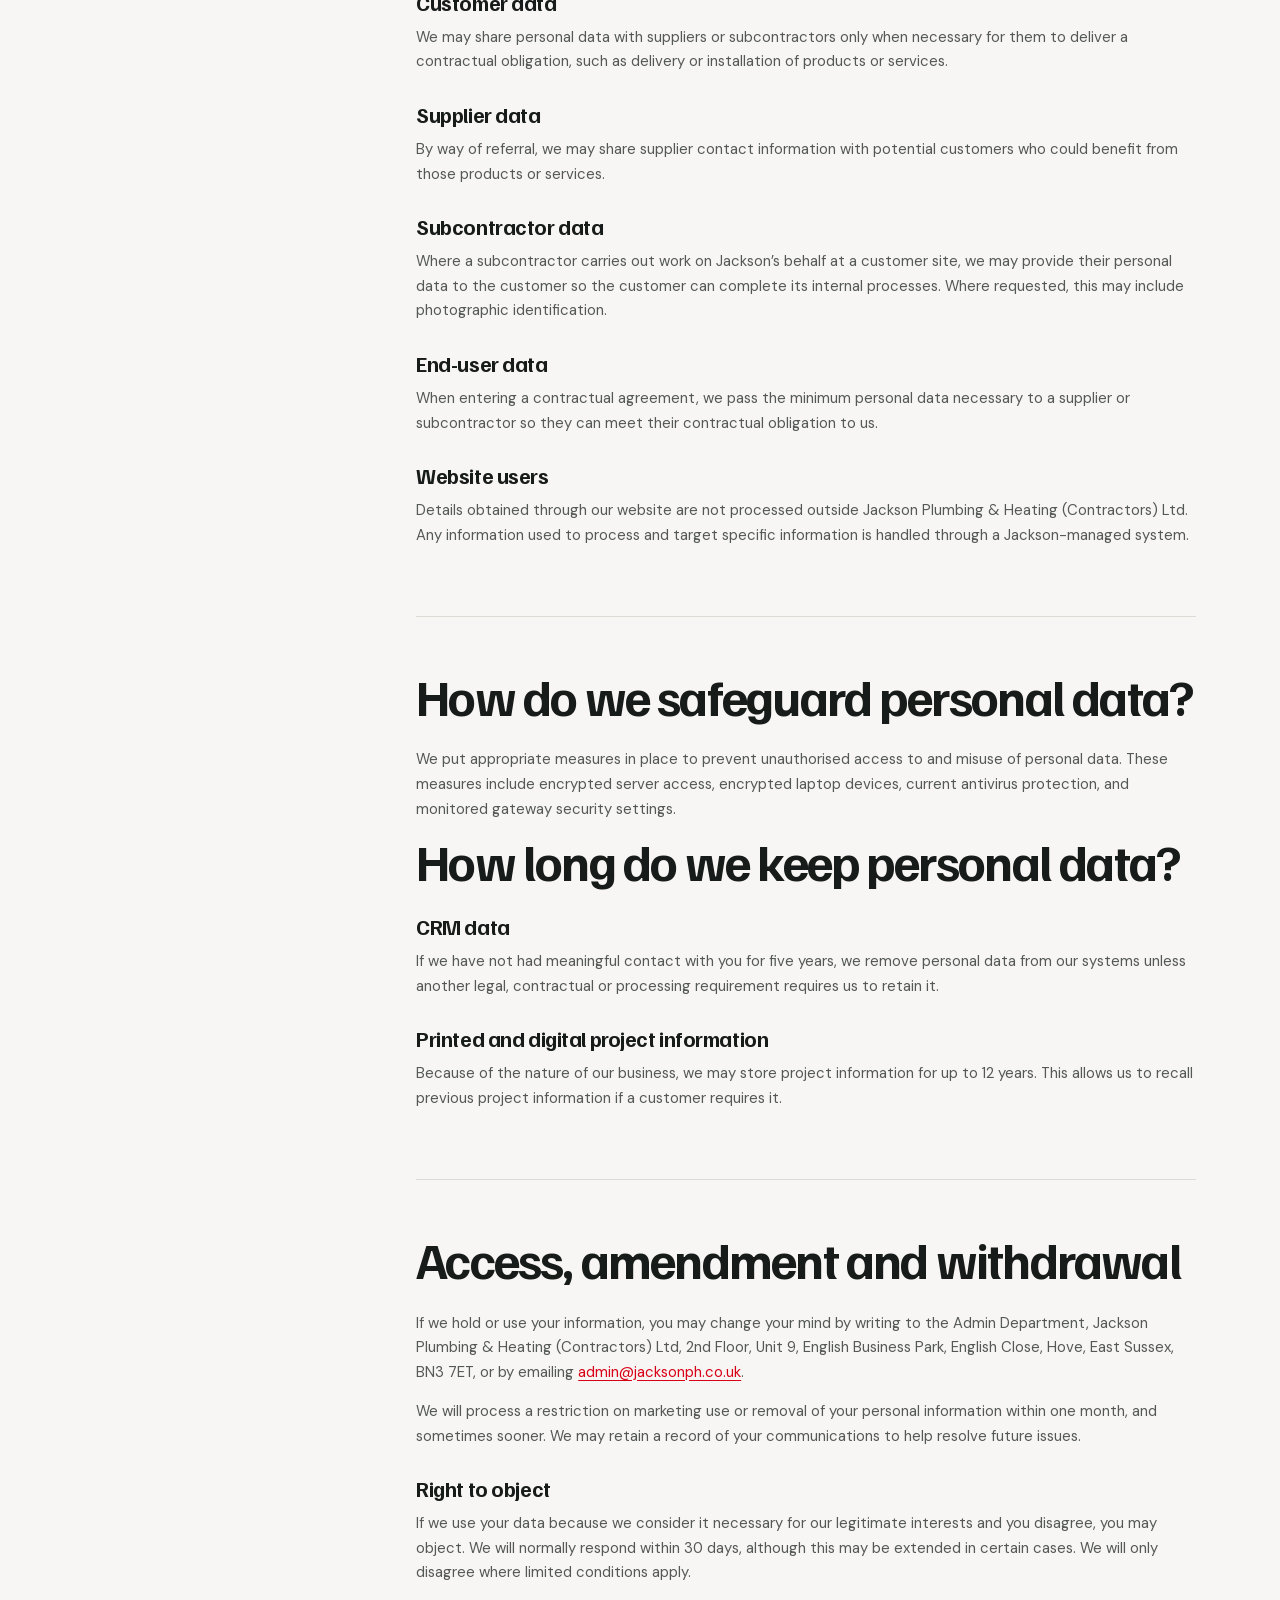
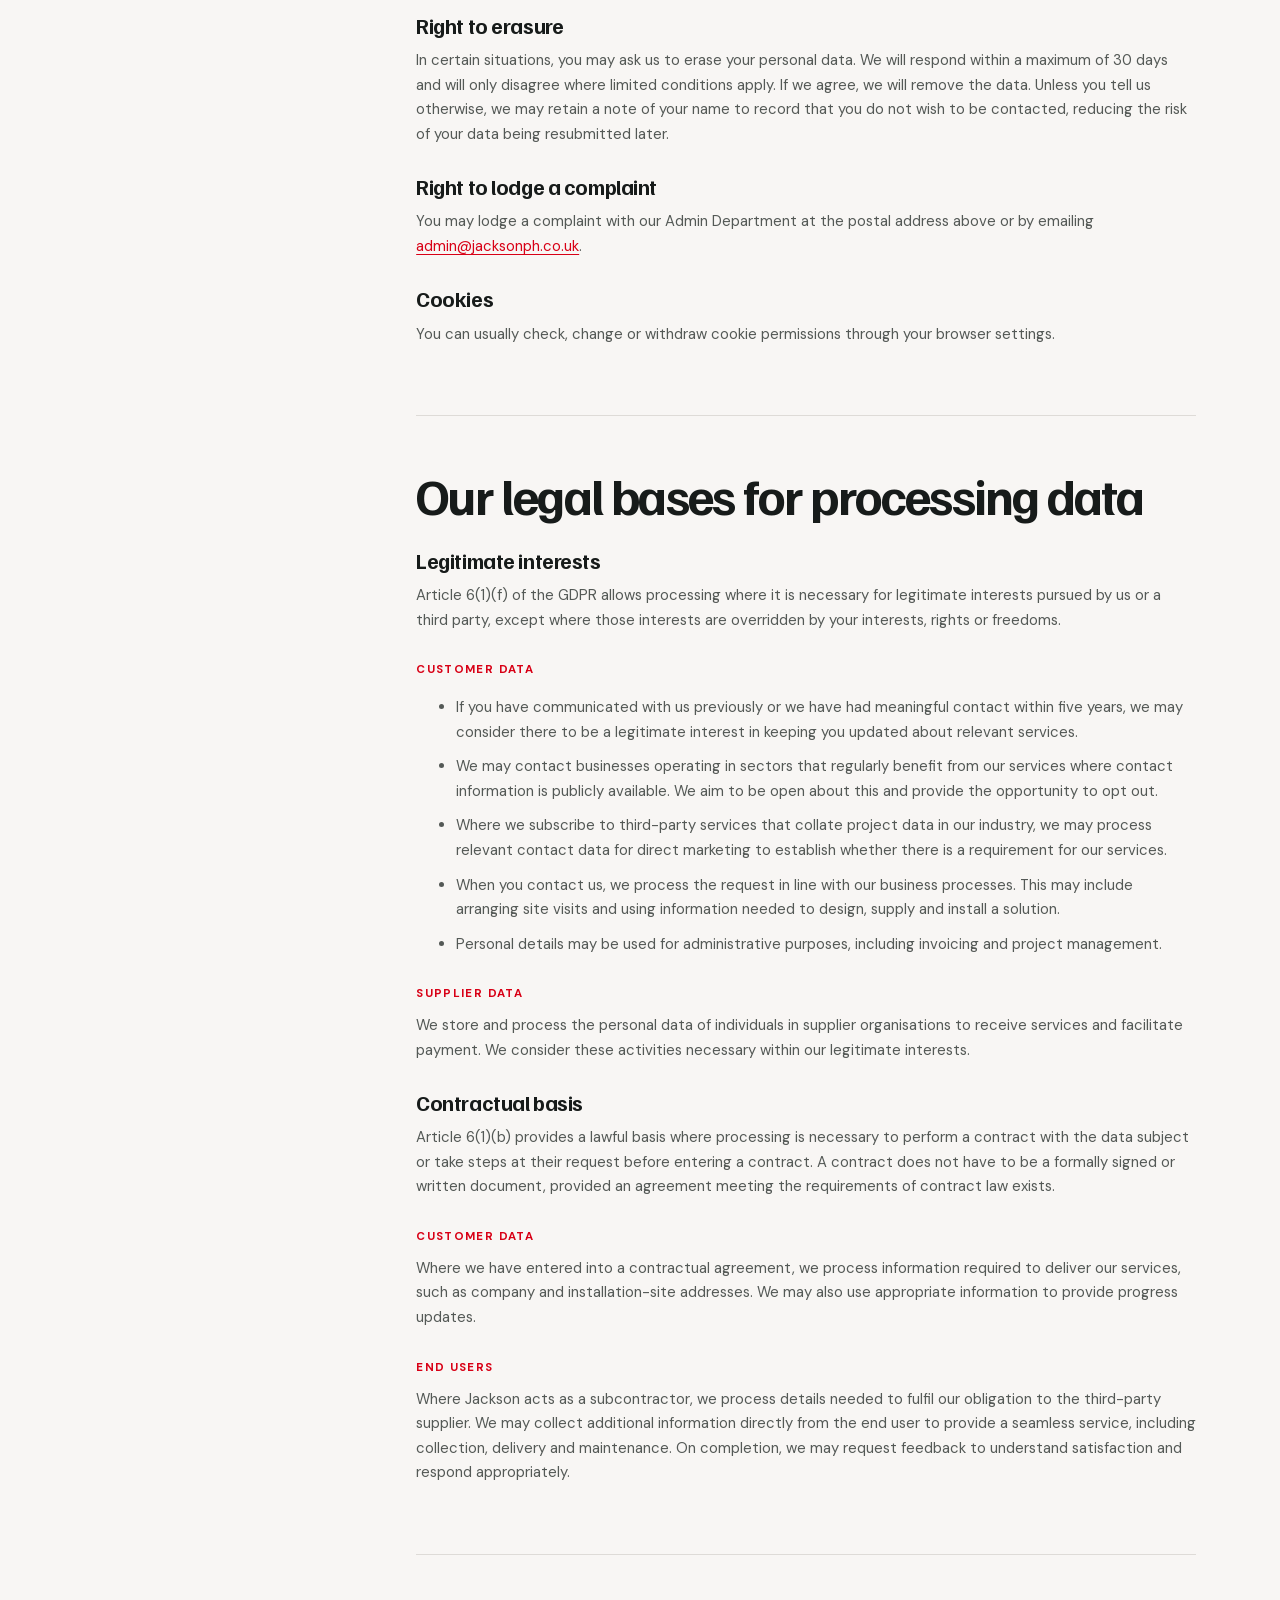
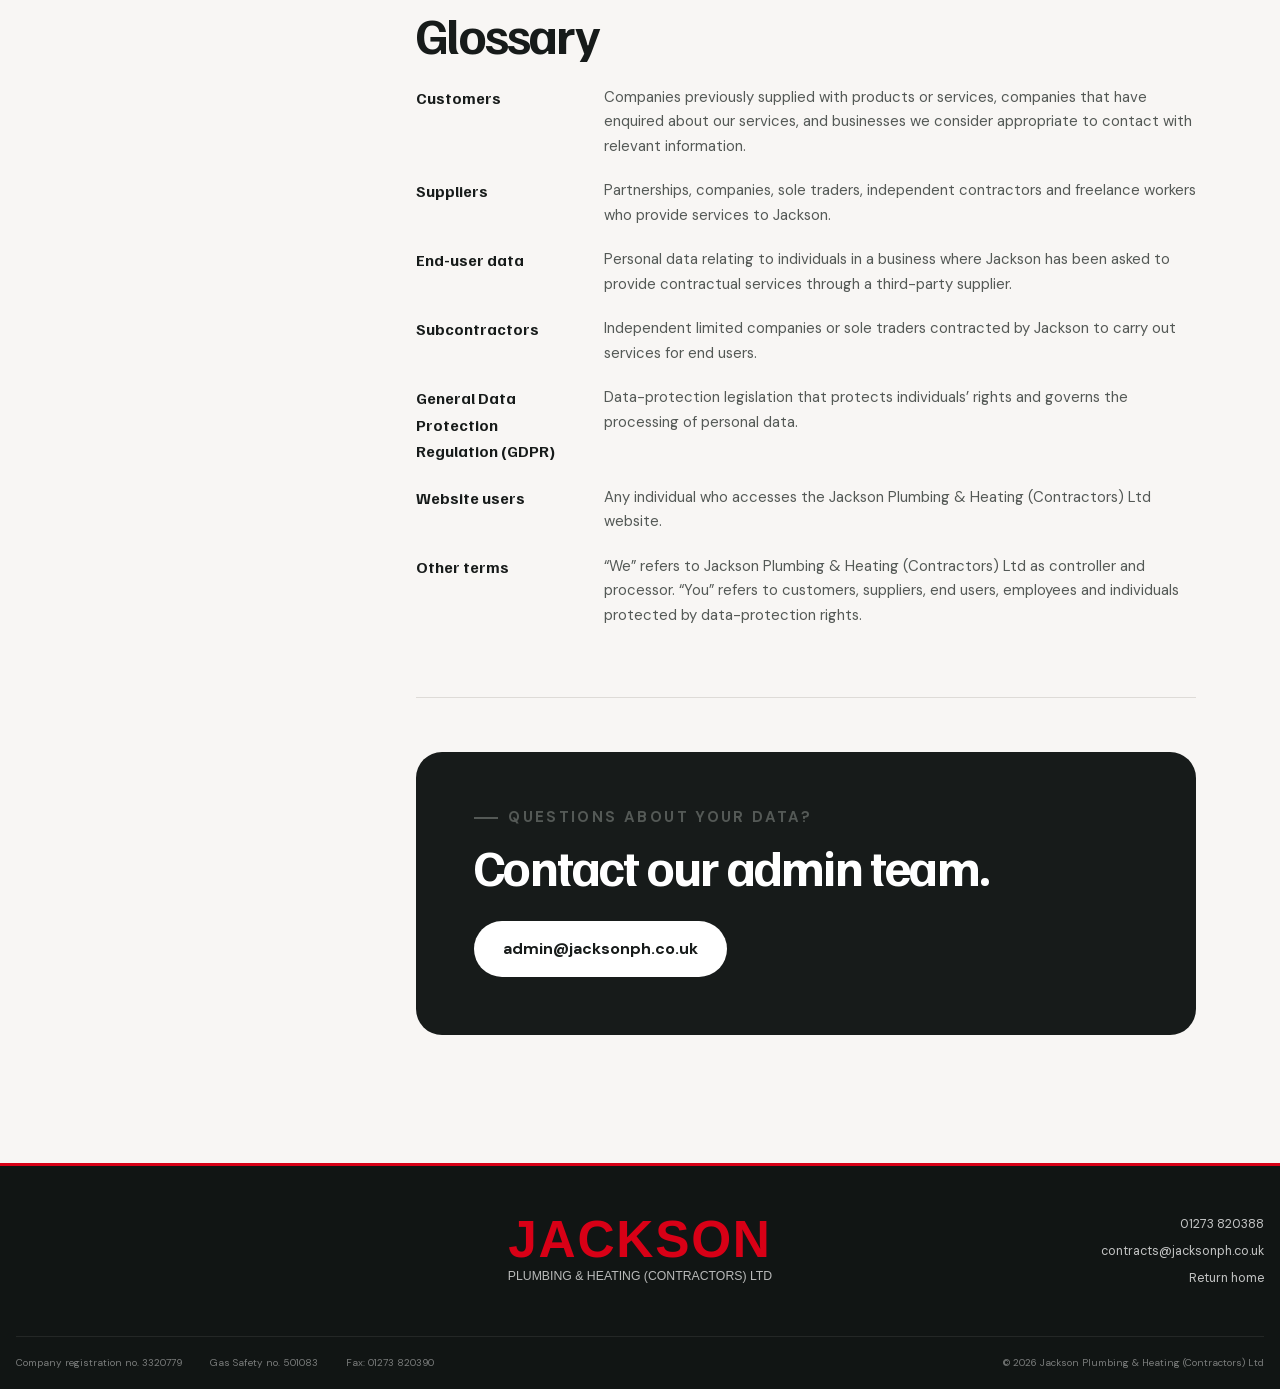
<file: privacy-policy/index.html>
<!doctype html>
<html lang="en-GB">
<head>
  <meta charset="utf-8">
  <script>
    if (location.hostname === 'www.jacksonph.co.uk' || (location.hostname === 'jacksonph.co.uk' && location.pathname.endsWith('/index.html'))) {
      location.replace('https://jacksonph.co.uk' + location.pathname.replace(/index\.html$/, '') + location.search + location.hash);
    }
  </script>
  <meta name="viewport" content="width=device-width, initial-scale=1">
  <meta name="description" content="Privacy policy for Jackson Plumbing &amp; Heating (Contractors) Ltd.">
  <title>Privacy Policy | Jackson Plumbing &amp; Heating</title>
  <link rel="canonical" href="https://jacksonph.co.uk/privacy-policy/">
  <meta property="og:type" content="website">
  <meta property="og:locale" content="en_GB">
  <meta property="og:site_name" content="Jackson Plumbing &amp; Heating">
  <meta property="og:title" content="Privacy Policy | Jackson Plumbing &amp; Heating">
  <meta property="og:description" content="How Jackson Plumbing &amp; Heating (Contractors) Ltd collects, uses and safeguards personal information.">
  <meta property="og:url" content="https://jacksonph.co.uk/privacy-policy/">
  <link rel="icon" href="../favicon.ico" type="image/x-icon">
  <link rel="stylesheet" href="../css/fonts.css?v=2">
  <link rel="stylesheet" href="../css/base.css?v=11">
  <link rel="stylesheet" href="../css/components.css?v=30">
  <link rel="stylesheet" href="../css/responsive.css?v=17">
  <link rel="stylesheet" href="../css/privacy.css?v=13">
  <script src="../js/site.js?v=11" defer></script>
</head>
<body>
  <a class="skip-link" href="#policy">Skip to policy</a>

  <header class="site-header" data-header>
    <a class="brand" href="../" aria-label="Jackson Plumbing and Heating, home">
      <span class="brand__name">JACKSON</span>
      <span class="brand__sub">Plumbing &amp; Heating (Contractors) Ltd</span>
    </a>
    <nav class="main-nav privacy-nav" aria-label="Privacy page navigation">
      <a href="../">Home</a>
      <a href="../#services">Services</a>
      <a href="../#projects">Our Work</a>
      <a href="../#contact">Contact</a>
    </nav>
    <a class="header-call" href="tel:+441273820388" aria-label="Call Jackson on 01273 820388">
      <svg aria-hidden="true" viewBox="0 0 24 24"><path d="M7.2 3.5 9.7 8 7.9 9.8a14 14 0 0 0 6.3 6.3l1.8-1.8 4.5 2.5-.8 3.1c-.2.7-.8 1.1-1.5 1.1C9.8 21 3 14.2 3 5.8c0-.7.4-1.3 1.1-1.5l3.1-.8Z"/></svg>
      <span>01273 820388</span>
    </a>
  </header>

  <main id="policy">
    <header class="policy-hero shell">
      <p class="eyebrow eyebrow--light">Legal information</p>
      <h1>Privacy policy.</h1>
      <p>How Jackson Plumbing &amp; Heating (Contractors) Ltd collects, uses, safeguards and retains personal information.</p>
    </header>

    <div class="policy-layout shell">
      <aside class="policy-index" aria-label="Policy contents">
        <span>On this page</span>
        <a href="#introduction">Introduction</a>
        <a href="#data-collected">Data we collect</a>
        <a href="#collection">How we collect it</a>
        <a href="#use">How we use it</a>
        <a href="#sharing">Who we share it with</a>
        <a href="#safeguards">Safeguards &amp; retention</a>
        <a href="#rights">Your rights</a>
        <a href="#legal-bases">Legal bases</a>
        <a href="#glossary">Glossary</a>
      </aside>

      <article class="policy-copy">
        <section id="introduction">
          <h2>Introduction</h2>
          <ul>
            <li>This Privacy Policy explains what we do with your personal data, whether we are dealing with an enquiry, processing an order, continuing an ongoing customer relationship, receiving a service from you, requesting feedback, or you are visiting our website.</li>
            <li>It describes how we collect, use and process personal data and how we comply with our legal obligations. Your privacy is important to us, and we are committed to protecting your data privacy rights.</li>
            <li>This policy applies to Customers, Potential Customers, Suppliers, Subcontractors and Employees. Employees should also refer to their company contract and the Employee Data Protection Policy in the company handbook, available on request.</li>
            <li>Any amendments to this Privacy Policy will be posted on this page.</li>
          </ul>
        </section>

        <section id="data-collected">
          <h2>What personal data do we collect?</h2>
          <h3>Customer data</h3>
          <p>To provide our services, we process information that genuinely helps us deliver them. This may include your first and last name, job role, job title, telephone number, email address and other contact details. Where you ask us to process payment for goods or services by debit or credit card, we process those details only for that purpose.</p>

          <h3>Supplier data</h3>
          <p>We collect the minimum data needed to process transactions. This includes contact details for the main contact and associated contacts who help process transactions. Where it forms part of our contractual arrangement, we also require bank details so that we can pay for services provided.</p>

          <h3>Subcontractor data</h3>
          <p>We collect and store information needed to meet contractual obligations. This includes personal and business email addresses, telephone numbers, address details, bank account details, qualifications and insurance information.</p>

          <h3>End-user data</h3>
          <p>Where we carry out work for a third-party contractor, we may obtain and process site addresses, email addresses and telephone numbers. This enables Jackson Plumbing &amp; Heating (Contractors) Ltd to fulfil its contractual obligations to you and our customer.</p>
        </section>

        <section id="collection">
          <h2>How do we collect personal data?</h2>
          <h3>Customer data</h3>
          <p>We may collect customer data:</p>
          <ul>
            <li>Directly from you</li>
            <li>From third-party software detailing ongoing project data</li>
            <li>From websites</li>
            <li>From your work colleagues</li>
            <li>From exhibitions or events attended by our employees</li>
            <li>When you view or interact with information on our website or in an email from us</li>
          </ul>

          <h3>Supplier and subcontractor data</h3>
          <p>We collect this data directly from you, from your work colleagues and from your website.</p>

          <h3>End-user data</h3>
          <p>We receive end-user data from third-party contractors or suppliers who use Jackson’s services to fulfil a project.</p>

          <h3>Website users</h3>
          <p>We collect information you provide when contacting us through the website or by email.</p>
        </section>

        <section id="use">
          <h2>How do we use personal data?</h2>
          <h3>Customer data</h3>
          <p>We use customer details to process requests, raise quotations, process orders, deliver work and, where appropriate, request feedback through a survey.</p>

          <h3>Supplier and subcontractor data</h3>
          <p>We store and process this information to complete contractual arrangements and comply with legal and binding requirements.</p>

          <h3>End-user data</h3>
          <p>We process end-user data so that we can contractually deliver products and services requested through a third party.</p>
        </section>

        <section id="sharing">
          <h2>Who do we share personal data with?</h2>
          <h3>Customer data</h3>
          <p>We may share personal data with suppliers or subcontractors only when necessary for them to deliver a contractual obligation, such as delivery or installation of products or services.</p>

          <h3>Supplier data</h3>
          <p>By way of referral, we may share supplier contact information with potential customers who could benefit from those products or services.</p>

          <h3>Subcontractor data</h3>
          <p>Where a subcontractor carries out work on Jackson’s behalf at a customer site, we may provide their personal data to the customer so the customer can complete its internal processes. Where requested, this may include photographic identification.</p>

          <h3>End-user data</h3>
          <p>When entering a contractual agreement, we pass the minimum personal data necessary to a supplier or subcontractor so they can meet their contractual obligation to us.</p>

          <h3>Website users</h3>
          <p>Details obtained through our website are not processed outside Jackson Plumbing &amp; Heating (Contractors) Ltd. Any information used to process and target specific information is handled through a Jackson-managed system.</p>
        </section>

        <section id="safeguards">
          <h2>How do we safeguard personal data?</h2>
          <p>We put appropriate measures in place to prevent unauthorised access to and misuse of personal data. These measures include encrypted server access, encrypted laptop devices, current antivirus protection, and monitored gateway security settings.</p>

          <h2>How long do we keep personal data?</h2>
          <h3>CRM data</h3>
          <p>If we have not had meaningful contact with you for five years, we remove personal data from our systems unless another legal, contractual or processing requirement requires us to retain it.</p>

          <h3>Printed and digital project information</h3>
          <p>Because of the nature of our business, we may store project information for up to 12 years. This allows us to recall previous project information if a customer requires it.</p>
        </section>

        <section id="rights">
          <h2>Access, amendment and withdrawal</h2>
          <p>If we hold or use your information, you may change your mind by writing to the Admin Department, Jackson Plumbing &amp; Heating (Contractors) Ltd, 2nd Floor, Unit 9, English Business Park, English Close, Hove, East Sussex, BN3 7ET, or by emailing <a href="mailto:admin@jacksonph.co.uk">admin@jacksonph.co.uk</a>.</p>
          <p>We will process a restriction on marketing use or removal of your personal information within one month, and sometimes sooner. We may retain a record of your communications to help resolve future issues.</p>

          <h3>Right to object</h3>
          <p>If we use your data because we consider it necessary for our legitimate interests and you disagree, you may object. We will normally respond within 30 days, although this may be extended in certain cases. We will only disagree where limited conditions apply.</p>

          <h3>Right to erasure</h3>
          <p>In certain situations, you may ask us to erase your personal data. We will respond within a maximum of 30 days and will only disagree where limited conditions apply. If we agree, we will remove the data. Unless you tell us otherwise, we may retain a note of your name to record that you do not wish to be contacted, reducing the risk of your data being resubmitted later.</p>

          <h3>Right to lodge a complaint</h3>
          <p>You may lodge a complaint with our Admin Department at the postal address above or by emailing <a href="mailto:admin@jacksonph.co.uk">admin@jacksonph.co.uk</a>.</p>

          <h3>Cookies</h3>
          <p>You can usually check, change or withdraw cookie permissions through your browser settings.</p>
        </section>

        <section id="legal-bases">
          <h2>Our legal bases for processing data</h2>
          <h3>Legitimate interests</h3>
          <p>Article 6(1)(f) of the GDPR allows processing where it is necessary for legitimate interests pursued by us or a third party, except where those interests are overridden by your interests, rights or freedoms.</p>

          <h4>Customer data</h4>
          <ul>
            <li>If you have communicated with us previously or we have had meaningful contact within five years, we may consider there to be a legitimate interest in keeping you updated about relevant services.</li>
            <li>We may contact businesses operating in sectors that regularly benefit from our services where contact information is publicly available. We aim to be open about this and provide the opportunity to opt out.</li>
            <li>Where we subscribe to third-party services that collate project data in our industry, we may process relevant contact data for direct marketing to establish whether there is a requirement for our services.</li>
            <li>When you contact us, we process the request in line with our business processes. This may include arranging site visits and using information needed to design, supply and install a solution.</li>
            <li>Personal details may be used for administrative purposes, including invoicing and project management.</li>
          </ul>

          <h4>Supplier data</h4>
          <p>We store and process the personal data of individuals in supplier organisations to receive services and facilitate payment. We consider these activities necessary within our legitimate interests.</p>

          <h3>Contractual basis</h3>
          <p>Article 6(1)(b) provides a lawful basis where processing is necessary to perform a contract with the data subject or take steps at their request before entering a contract. A contract does not have to be a formally signed or written document, provided an agreement meeting the requirements of contract law exists.</p>

          <h4>Customer data</h4>
          <p>Where we have entered into a contractual agreement, we process information required to deliver our services, such as company and installation-site addresses. We may also use appropriate information to provide progress updates.</p>

          <h4>End users</h4>
          <p>Where Jackson acts as a subcontractor, we process details needed to fulfil our obligation to the third-party supplier. We may collect additional information directly from the end user to provide a seamless service, including collection, delivery and maintenance. On completion, we may request feedback to understand satisfaction and respond appropriately.</p>
        </section>

        <section id="glossary">
          <h2>Glossary</h2>
          <dl>
            <dt>Customers</dt>
            <dd>Companies previously supplied with products or services, companies that have enquired about our services, and businesses we consider appropriate to contact with relevant information.</dd>
            <dt>Suppliers</dt>
            <dd>Partnerships, companies, sole traders, independent contractors and freelance workers who provide services to Jackson.</dd>
            <dt>End-user data</dt>
            <dd>Personal data relating to individuals in a business where Jackson has been asked to provide contractual services through a third-party supplier.</dd>
            <dt>Subcontractors</dt>
            <dd>Independent limited companies or sole traders contracted by Jackson to carry out services for end users.</dd>
            <dt>General Data Protection Regulation (GDPR)</dt>
            <dd>Data-protection legislation that protects individuals’ rights and governs the processing of personal data.</dd>
            <dt>Website users</dt>
            <dd>Any individual who accesses the Jackson Plumbing &amp; Heating (Contractors) Ltd website.</dd>
            <dt>Other terms</dt>
            <dd>“We” refers to Jackson Plumbing &amp; Heating (Contractors) Ltd as controller and processor. “You” refers to customers, suppliers, end users, employees and individuals protected by data-protection rights.</dd>
          </dl>
        </section>

        <aside class="policy-contact">
          <p class="eyebrow eyebrow--light">Questions about your data?</p>
          <h2>Contact our admin team.</h2>
          <a class="button button--white" href="mailto:admin@jacksonph.co.uk">admin@jacksonph.co.uk</a>
        </aside>
      </article>
    </div>
  </main>

  <footer class="site-footer">
    <div class="shell site-footer__top">
      <a class="brand brand--footer" href="../">
        <span class="brand__name">JACKSON</span>
        <span class="brand__sub">Plumbing &amp; Heating (Contractors) Ltd</span>
      </a>
      <div class="footer-links">
        <a href="tel:+441273820388">01273 820388</a>
        <a href="mailto:contracts@jacksonph.co.uk">contracts@jacksonph.co.uk</a>
        <a href="../">Return home</a>
      </div>
    </div>
    <div class="shell site-footer__bottom">
      <span>Company registration no. 3320779</span>
      <span>Gas Safety no. 501083</span>
      <span>Fax: 01273 820390</span>
      <span>© <span data-year></span> Jackson Plumbing &amp; Heating (Contractors) Ltd</span>
    </div>
  </footer>
</body>
</html>
</file>
<file: css/fonts.css>
@font-face {
  font-family: "DM Sans";
  font-style: normal;
  font-weight: 400 700;
  font-display: swap;
  src: url("../assets/fonts/dm-sans-latin.woff2") format("woff2");
}

@font-face {
  font-family: "Familjen Grotesk";
  font-style: normal;
  font-weight: 600 700;
  font-display: swap;
  src: url("../assets/fonts/familjen-grotesk-latin.woff2") format("woff2");
}

@font-face {
  font-family: "Lato";
  font-style: normal;
  font-weight: 700;
  font-display: swap;
  src: url("../assets/fonts/lato-bold-latin.woff2") format("woff2");
}

@font-face {
  font-family: "Open Sans";
  font-style: normal;
  font-weight: 300;
  font-display: swap;
  src: url("../assets/fonts/open-sans-light-latin.woff2") format("woff2");
}
</file>
<file: css/base.css>
:root {
  --red: #d80016;
  --red-deep: #ad0012;
  --ink: #171b1a;
  --ink-soft: #252927;
  --paper: #f8f6f4;
  --soft: #efedeb;
  --line: #dedbd7;
  --muted: #676b68;
  --white: #fff;
  --radius-sm: 16px;
  --radius-md: 26px;
  --radius-lg: 42px;
  --shadow: 0 24px 60px rgba(27, 24, 22, .1);
  --shell: min(1440px, calc(100vw - 32px));
  --display: "Familjen Grotesk", "Avenir Next", sans-serif;
  --body: "DM Sans", "Avenir Next", sans-serif;
}

*,
*::before,
*::after {
  box-sizing: border-box;
}

html {
  scroll-behavior: smooth;
  scroll-padding-top: 96px;
}

body {
  margin: 0;
  color: var(--ink);
  background:
    radial-gradient(circle at 6% 12%, rgba(216, 0, 22, .04), transparent 22rem),
    var(--paper);
  font-family: var(--body);
  font-size: 16px;
  line-height: 1.65;
  text-rendering: optimizeLegibility;
}

body.menu-open {
  overflow: hidden;
}

img,
svg {
  display: block;
  max-width: 100%;
}

button,
input,
textarea,
select {
  font: inherit;
}

button,
a {
  -webkit-tap-highlight-color: transparent;
}

a {
  color: inherit;
  text-decoration: none;
}

h1,
h2,
h3,
p {
  margin-top: 0;
}

h1,
h2,
h3 {
  font-family: var(--display);
  line-height: .98;
  letter-spacing: -.035em;
}

h1 {
  font-size: clamp(2.75rem, 4.8vw, 4.75rem);
}

h2 {
  margin-bottom: 24px;
  font-size: clamp(2.35rem, 4vw, 4rem);
}

h3 {
  font-size: clamp(1.65rem, 2.4vw, 2.35rem);
}

p {
  color: var(--muted);
}

address {
  font-style: normal;
}

.shell {
  width: var(--shell);
  margin-inline: auto;
}

.section {
  padding-block: clamp(54px, 6vw, 82px);
}

.section--soft {
  background: var(--soft);
}

.section-heading {
  max-width: 780px;
}

.section-heading--row {
  display: flex;
  align-items: end;
  justify-content: space-between;
  max-width: none;
  gap: 64px;
  margin-bottom: 32px;
}

.section-heading--row > p {
  width: min(390px, 38%);
  margin-bottom: 8px;
}

.section-heading--center {
  margin-inline: auto;
  text-align: center;
}

.eyebrow {
  display: flex;
  gap: 10px;
  align-items: center;
  margin-bottom: 16px;
  color: var(--red);
  font-size: .72rem;
  font-weight: 700;
  letter-spacing: .16em;
  line-height: 1;
  text-transform: uppercase;
}

.eyebrow::before {
  width: 24px;
  height: 2px;
  background: currentColor;
  content: "";
}

.eyebrow--light {
  color: rgba(255, 255, 255, .78);
}

.lead {
  color: var(--ink);
  font-family: var(--display);
  font-size: clamp(1.4rem, 2.5vw, 2.15rem);
  font-weight: 600;
  line-height: 1.25;
  letter-spacing: -.02em;
}

.sr-only {
  position: absolute;
  width: 1px;
  height: 1px;
  padding: 0;
  margin: -1px;
  overflow: hidden;
  clip: rect(0, 0, 0, 0);
  white-space: nowrap;
  border: 0;
}

.skip-link {
  position: fixed;
  z-index: 1000;
  top: 8px;
  left: 8px;
  padding: 10px 16px;
  color: var(--white);
  background: var(--ink);
  border-radius: 8px;
  transform: translateY(-150%);
}

.skip-link:focus {
  transform: translateY(0);
}

.reveal {
  opacity: 1;
  transform: none;
  transition: transform .7s cubic-bezier(.2, .7, .2, 1);
}

.reveal.is-visible {
  transform: none;
}

@media (prefers-reduced-motion: reduce) {
  html {
    scroll-behavior: auto;
  }

  *,
  *::before,
  *::after {
    scroll-behavior: auto !important;
    animation-duration: .01ms !important;
    transition-duration: .01ms !important;
  }

  .reveal {
    opacity: 1;
    transform: none;
  }
}
</file>
<file: css/components.css>
.site-header {
  position: sticky;
  z-index: 100;
  top: 0;
  display: grid;
  grid-template-columns: 1fr auto 1fr;
  align-items: center;
  min-height: 72px;
  padding-inline: max(16px, calc((100vw - 1440px) / 2));
  color: var(--white);
  background: rgba(216, 0, 22, .94);
  border-bottom: 1px solid transparent;
  backdrop-filter: blur(18px);
  transition: min-height .3s ease, border-color .3s ease, box-shadow .3s ease;
}

.site-header.is-scrolled {
  min-height: 64px;
  border-color: rgba(255, 255, 255, .14);
  box-shadow: 0 10px 30px rgba(74, 0, 8, .15);
}

.brand {
  display: inline-flex;
  flex-direction: column;
  align-items: center;
  width: max-content;
  font-family: Helvetica, Arial, sans-serif;
  font-size: .7rem;
  line-height: 1;
  text-align: center;
}

.brand__name {
  color: var(--red);
  font-size: 4.18em;
  font-weight: 700;
  letter-spacing: .034em;
}

.site-header .brand__name,
.site-header .brand__sub {
  color: var(--white);
}

.brand__sub {
  margin-top: 4px;
  color: var(--ink);
  font-size: 1em;
  font-weight: 300;
  letter-spacing: normal;
  text-transform: uppercase;
}

.main-nav {
  display: flex;
  gap: 34px;
  align-items: center;
  font-size: .83rem;
  font-weight: 600;
}

.main-nav a {
  position: relative;
  padding-block: 10px;
  color: rgba(255, 255, 255, .72);
  transition: color .25s ease;
}

.main-nav a::after {
  position: absolute;
  right: 0;
  bottom: 4px;
  left: 0;
  height: 2px;
  background: var(--white);
  content: "";
  transform: scaleX(0);
  transform-origin: right;
  transition: transform .25s ease;
}

.main-nav a:hover::after,
.main-nav a:focus-visible::after,
.main-nav a.is-active::after {
  transform: scaleX(1);
  transform-origin: left;
}

.main-nav a:hover,
.main-nav a:focus-visible,
.main-nav a.is-active {
  color: var(--white);
}

.header-call {
  display: inline-flex;
  justify-self: end;
  gap: 10px;
  align-items: center;
  font-size: 1rem;
  font-weight: 700;
}

.header-call svg {
  width: 18px;
  fill: none;
  stroke: var(--white);
  stroke-linecap: round;
  stroke-linejoin: round;
  stroke-width: 1.8;
}

.menu-toggle {
  display: none;
}

.hero {
  position: relative;
  min-height: 560px;
  margin-top: 50px;
  overflow: hidden;
  color: var(--white);
  background: var(--ink);
  border-radius: var(--radius-lg);
  box-shadow: var(--shadow);
  isolation: isolate;
}

.hero__image,
.hero__overlay {
  position: absolute;
  inset: 0;
  width: 100%;
  height: 100%;
}

.hero__image {
  object-fit: cover;
  object-position: center;
  filter: saturate(.72) contrast(1.04);
  transform: scale(1.02);
}

.hero__overlay {
  z-index: 1;
  background:
    linear-gradient(90deg, rgba(11, 14, 13, .91) 0%, rgba(11, 14, 13, .72) 46%, rgba(11, 14, 13, .18) 78%),
    linear-gradient(0deg, rgba(11, 14, 13, .46), transparent 50%);
}

.hero__content {
  position: relative;
  z-index: 2;
  width: min(800px, 78%);
  padding: clamp(64px, 8vw, 94px) clamp(40px, 7vw, 88px);
}

.hero h1 {
  margin-bottom: 30px;
  font-size: clamp(2.8rem, 4.6vw, 4.6rem);
}

.hero__content > p:not(.eyebrow) {
  max-width: 610px;
  margin-bottom: 36px;
  color: rgba(255, 255, 255, .78);
  font-size: clamp(1.05rem, 1.7vw, 1.35rem);
}

.hero__actions {
  display: flex;
  flex-wrap: wrap;
  gap: 28px;
  align-items: center;
}

.button {
  display: inline-flex;
  justify-content: center;
  gap: 14px;
  align-items: center;
  min-height: 56px;
  padding: 0 28px;
  border: 1px solid transparent;
  border-radius: 999px;
  cursor: pointer;
  font-weight: 700;
  line-height: 1;
  transition: color .25s ease, background .25s ease, border-color .25s ease, transform .25s ease;
}

.button svg {
  width: 20px;
  fill: none;
  stroke: currentColor;
  stroke-linecap: round;
  stroke-linejoin: round;
  stroke-width: 2;
  transition: transform .25s ease;
}

.button:hover,
.button:focus-visible {
  transform: translateY(-2px);
}

.button:hover svg,
.button:focus-visible svg {
  transform: translateX(3px);
}

.button--red {
  color: var(--white);
  background: var(--red);
}

.button--red:hover {
  background: var(--red-deep);
}

.button--outline {
  color: var(--ink);
  background: transparent;
  border-color: var(--ink);
}

.button--outline:hover {
  color: var(--white);
  background: var(--ink);
}

.button--white {
  color: var(--ink);
  background: var(--white);
}

.button--white:hover {
  color: var(--white);
  background: var(--red);
}

.text-link {
  position: relative;
  font-size: .86rem;
  font-weight: 700;
}

.text-link::after {
  position: absolute;
  right: 0;
  bottom: -5px;
  left: 0;
  height: 1px;
  background: currentColor;
  content: "";
}

.text-link--light {
  color: rgba(255, 255, 255, .86);
}

.hero__note {
  position: absolute;
  z-index: 2;
  right: 34px;
  bottom: 32px;
  display: flex;
  gap: 14px;
  align-items: center;
  max-width: 280px;
  padding: 14px 18px;
  background: rgba(16, 18, 17, .6);
  border: 1px solid rgba(255, 255, 255, .16);
  border-radius: 14px;
  backdrop-filter: blur(10px);
}

.hero__note span {
  color: var(--red);
  font-family: var(--display);
  font-weight: 700;
}

.hero__note p {
  margin: 0;
  color: rgba(255, 255, 255, .75);
  font-size: .74rem;
  line-height: 1.45;
}

.trust-strip {
  display: grid;
  grid-template-columns: repeat(2, 1fr);
  margin-top: 26px;
  padding-block: 16px;
  border-block: 1px solid var(--line);
}

.trust-item {
  display: flex;
  justify-content: center;
  gap: 11px;
  align-items: center;
  min-height: 32px;
  padding-inline: 20px;
  border-right: 1px solid var(--line);
  color: var(--ink-soft);
  font-size: .72rem;
  font-weight: 700;
}

.trust-item:last-child {
  border-right: 0;
}

.trust-item img {
  width: auto;
  max-width: 120px;
  height: 56px;
  object-fit: contain;
}

.trust-item--number strong {
  color: var(--red);
  font-family: var(--display);
  font-size: 1.35rem;
  line-height: 1;
}

.card-index {
  display: block;
  margin-bottom: 22px;
  color: var(--red);
  font-size: .66rem;
  font-weight: 700;
  letter-spacing: .12em;
  text-transform: uppercase;
}

.services-intro {
  max-width: 850px;
  margin: -8px 0 28px;
  color: var(--ink-soft);
  font-size: 1rem;
}

.service-deck {
  display: flex;
  gap: 10px;
  min-height: 410px;
}

.service-panel {
  position: relative;
  display: flex;
  flex: 1 1 0;
  min-width: 0;
  height: 430px;
  padding: 26px;
  padding-bottom: 0px;
  overflow: hidden;
  background: var(--white);
  border: 1px solid rgba(23, 27, 26, .08);
  border-radius: 22px;
  cursor: default;
  outline: 0;
  transition: flex .45s cubic-bezier(.2, .7, .2, 1);
}

.service-panel:hover,
.service-panel:focus {
  flex-grow: 2.8;
}

.service-panel__summary {
  display: flex;
  flex-direction: column;
  min-width: 190px;
  width: 100%;
  transition: width .45s cubic-bezier(.2, .7, .2, 1);
}

.service-panel:hover .service-panel__summary,
.service-panel:focus .service-panel__summary {
  width: 42%;
}

.service-panel h3 {
  max-width: 280px;
  margin-bottom: 20px;
  font-size: clamp(1.6rem, 2.4vw, 2.3rem);
}

.service-panel__hint {
  display: flex;
  justify-content: space-between;
  gap: 12px;
  align-items: center;
  margin-top: auto;
  color: var(--muted);
  font-size: .7rem;
  font-weight: 700;
}

.service-panel__hint b {
  font-size: 1.3rem;
}

.service-panel__details {
  position: absolute;
  top: 26px;
  right: 26px;
  bottom: 26px;
  left: 46%;
  padding-left: 24px;
  overflow: hidden;
  opacity: 0;
  border-left: 1px solid rgba(23, 27, 26, .12);
  transform: translateX(14px);
  visibility: hidden;
  transition: opacity .25s ease .08s, transform .35s ease, visibility .25s ease;
}

.service-panel:hover .service-panel__details,
.service-panel:focus .service-panel__details {
  opacity: 1;
  transform: none;
  visibility: visible;
}

.service-panel__details p,
.service-panel__details li {
  font-size: .77rem;
  line-height: 1.45;
}

.service-panel__details ul {
  display: grid;
  gap: 5px;
  padding: 0;
  margin: 18px 0 0;
  list-style: none;
}

.service-panel__details li {
  position: relative;
  padding-left: 14px;
}

.service-panel__details li::before {
  position: absolute;
  left: 0;
  color: var(--red);
  content: "•";
}

.service-panel--red {
  color: var(--white);
  background: var(--red);
}

.service-panel--dark {
  color: var(--white);
  background: var(--ink);
}

.service-panel--grey {
  background: #d9d7d4;
}

.service-panel--red .card-index,
.service-panel--dark .card-index,
.service-panel--red p,
.service-panel--dark p,
.service-panel--red li,
.service-panel--dark li,
.service-panel--red .service-panel__hint,
.service-panel--dark .service-panel__hint {
  color: rgba(255, 255, 255, .72);
}

.service-panel--red .service-panel__details,
.service-panel--dark .service-panel__details {
  border-color: rgba(255, 255, 255, .24);
}

.service-panel--red .service-panel__details li::before,
.service-panel--dark .service-panel__details li::before {
  color: var(--white);
}

.service-panel__marks {
  display: flex;
  flex-wrap: wrap;
  gap: 8px;
  margin-top: 18px;
}

.service-panel__marks img {
  width: auto;
  max-width: 82px;
  height: 34px;
  padding: 4px;
  object-fit: contain;
  background: var(--white);
  border-radius: 5px;
}

.customers .section-heading {
  margin-bottom: 24px;
}

.logo-marquee {
  position: relative;
  overflow: hidden;
  background: var(--white);
  border-block: 1px solid rgba(23, 27, 26, .08);
  mask-image: linear-gradient(90deg, transparent, #000 6%, #000 94%, transparent);
}

.logo-track {
  display: flex;
  width: max-content;
  animation: logo-scroll 34s linear infinite;
  animation-play-state: paused;
}

.logo-marquee.is-motion-active:not(:hover) .logo-track {
  animation-play-state: running;
}

.logo-set {
  display: flex;
  gap: 64px;
  align-items: center;
  padding: 20px 32px;
}

.logo-set img {
  flex: 0 0 auto;
  width: auto;
  max-width: 125px;
  height: 48px;
  object-fit: contain;
  filter: grayscale(1);
  opacity: .62;
}

@keyframes logo-scroll {
  to {
    transform: translateX(-50%);
  }
}

.coverage {
  padding-top: 50px;
  padding-bottom: 50px;
}

.coverage__panel {
  display: grid;
  grid-template-columns: .9fr 1.1fr;
  gap: 42px;
  padding: clamp(30px, 4vw, 48px);
  color: var(--white);
  background:
    radial-gradient(circle at 85% 10%, rgba(216, 0, 22, .12), transparent 35%),
    var(--ink);
  border-radius: var(--radius-lg);
  box-shadow: var(--shadow);
}

.coverage__content {
  min-width: 0;
}

.coverage__content h2 {
  margin-bottom: 24px;
  font-size: clamp(2rem, 3.5vw, 3rem);
}

.coverage__content > p:not(.eyebrow) {
  max-width: 520px;
  color: rgba(255, 255, 255, .7);
}

.contact-list {
  display: grid;
  grid-template-columns: minmax(0, 1fr);
  gap: 18px;
  margin-block: 34px;
}

.contact-list a {
  display: flex;
  gap: 14px;
  align-items: center;
  width: max-content;
  max-width: 100%;
}

.contact-icon {
  display: grid;
  flex: 0 0 auto;
  width: 44px;
  height: 44px;
  place-items: center;
  background: rgba(255, 255, 255, .1);
  border-radius: 50%;
}

.contact-icon svg {
  width: 19px;
  fill: none;
  stroke: var(--white);
  stroke-linecap: round;
  stroke-linejoin: round;
  stroke-width: 1.8;
}

.contact-list b {
  display: block;
  color: var(--white);
  font-family: var(--display);
  font-size: .95rem;
}

.contact-list a > span:last-child {
  min-width: 0;
  overflow-wrap: anywhere;
  color: rgba(255, 255, 255, .62);
  font-size: .75rem;
  line-height: 1.45;
}

.coverage-map {
  position: relative;
  align-self: stretch;
  min-height: 420px;
  overflow: hidden;
  background: #dbe2e1;
  border-radius: var(--radius-md);
}

.coverage-map > iframe {
  position: absolute;
  top: -200px;
  left: 0;
  display: block;
  width: 100%;
  height: calc(100% + 200px);
  min-height: 420px;
  border: 0;
}

.map-office-card {
  position: absolute;
  top: 12px;
  left: 12px;
  width: min(300px, calc(100% - 24px));
  padding: 16px;
  color: var(--ink);
  background: var(--white);
  border-radius: 12px;
  box-shadow: 0 2px 12px rgba(0, 0, 0, .18);
  font-size: .75rem;
  line-height: 1.5;
}

.map-office-card p {
  margin: 8px 0;
}

.map-office-card a {
  color: #1967d2;
  text-decoration: underline;
  text-underline-offset: 3px;
}

.map-coverage-note {
  position: absolute;
  right: 18px;
  bottom: 18px;
  padding: 11px 14px;
  color: var(--ink);
  background: rgba(255, 255, 255, .9);
  border-radius: 12px;
  font-size: .62rem;
  font-weight: 700;
}

.site-footer {
  margin-top: 0;
  color: var(--white);
  background: #111514;
  border-top: 3px solid var(--red);
}

.site-footer__top {
  display: grid;
  grid-template-columns: 1fr auto 1fr;
  gap: 40px;
  align-items: start;
  padding-block: 48px;
}

.brand--footer {
  grid-column: 2;
  justify-self: center;
  align-items: center;
  font-size: clamp(.65rem, .96vw, .96rem);
}

.brand--footer .brand__sub {
  color: rgba(255, 255, 255, .7);
}

.footer-links {
  display: grid;
  justify-items: end;
  gap: 6px;
  color: rgba(255, 255, 255, .75);
  font-size: .78rem;
}

.footer-links a:hover {
  color: var(--white);
}

.site-footer__bottom {
  display: flex;
  flex-wrap: wrap;
  gap: 14px 28px;
  padding-block: 18px;
  color: rgba(255, 255, 255, .44);
  border-top: 1px solid rgba(255, 255, 255, .08);
  font-size: .62rem;
}

.site-footer__bottom span:last-child {
  margin-left: auto;
}

.is-lightbox-open {
  overflow: hidden;
}

.lightbox {
  width: 100vw;
  max-width: none;
  height: 100dvh;
  max-height: none;
  margin: 0;
  padding: 0;
  overflow: hidden;
  color: var(--white);
  background: transparent;
  border: 0;
}

.lightbox[open] {
  display: grid;
  grid-template-rows: minmax(0, 1fr) auto;
}

.lightbox::backdrop {
  background: rgba(8, 10, 9, .94);
  backdrop-filter: blur(12px);
}

.lightbox__track {
  display: flex;
  min-height: 0;
  overflow-x: auto;
  overscroll-behavior: contain;
  scroll-snap-type: x mandatory;
  scrollbar-width: none;
}

.lightbox__track:focus {
  outline: none;
}

.lightbox__track::-webkit-scrollbar {
  display: none;
}

.lightbox__slide {
  display: grid;
  flex: 0 0 100%;
  margin: 0;
  padding: 72px max(16px, calc((100% - 1100px) / 2)) 8px;
  place-items: center;
  scroll-snap-align: start;
}

.lightbox__slide img {
  max-width: 100%;
  max-height: 100%;
  object-fit: contain;
  border-radius: 18px;
}

.lightbox__bar {
  display: grid;
  grid-template-columns: 48px minmax(0, 1fr) 48px;
  gap: 12px;
  align-items: center;
  width: min(1100px, calc(100% - 32px));
  margin: 0 auto;
  padding: 12px 0 max(20px, env(safe-area-inset-bottom));
}

.lightbox__bar p {
  margin: 0;
  text-align: center;
}

.lightbox__bar strong {
  color: var(--white);
  font-family: var(--display);
  font-size: .8rem;
  letter-spacing: .08em;
}

.lightbox__nav,
.lightbox__close {
  display: grid;
  width: 48px;
  height: 48px;
  padding: 0;
  color: var(--white);
  background: rgba(255, 255, 255, .12);
  border: 0;
  border-radius: 50%;
  cursor: pointer;
  place-items: center;
  transition: background .2s ease, opacity .2s ease;
}

.lightbox__nav:hover,
.lightbox__nav:focus-visible,
.lightbox__close:hover,
.lightbox__close:focus-visible {
  background: var(--red);
}

.lightbox__nav:disabled {
  opacity: .25;
  cursor: default;
  background: rgba(255, 255, 255, .12);
}

.lightbox__nav svg {
  width: 20px;
  fill: none;
  stroke: currentColor;
  stroke-linecap: round;
  stroke-linejoin: round;
  stroke-width: 1.8;
}

.lightbox__close {
  position: absolute;
  z-index: 2;
  top: max(16px, env(safe-area-inset-top));
  right: 16px;
}
</file>
<file: css/about.css>
.about-profile {
  display: grid;
  gap: 80px;
}

.about-profile > *,
.about-profile__intro > * { min-width: 0; }

.about-profile__intro {
  display: grid;
  grid-template-columns: .9fr 1.1fr;
  gap: clamp(48px, 8vw, 132px);
  align-items: start;
}

.about-profile__title-art {
  width: 100%;
  max-width: 620px;
  margin-bottom: 0;
  line-height: 0;
}

.about-profile__title-art img {
  width: 100%;
  height: auto;
}

.about-profile__copy {
  padding-top: 34px;
}

.about-profile__copy > p {
  margin-bottom: 20px;
}

.about-profile__copy > p:last-child {
  max-width: 760px;
  margin-bottom: 0;
}

.about-profile .customers { padding-top: 0; }

.about-profile .developer-logo--monochrome { filter: grayscale(1) brightness(0); }
.about-profile .developer-logo--padded { height: 90px; max-width: 180px; margin-block: -21px; }

.about-story.service-panel--dark { background: #182d42; }
.about-stories .about-story { height: 520px; }
.about-stories .about-story .service-panel__image {
  width: calc(100% + 52px);
  height: 330px;
  margin-inline: -26px;
  object-fit: cover;
  mix-blend-mode: normal;
}
.about-stories .about-story:hover .service-panel__image,
.about-stories .about-story:focus-within .service-panel__image { height: 0; opacity: 0; }
.about-story .service-panel__details { overflow-y: auto; }
.about-story .service-panel__details p { font-size: .88rem; line-height: 1.55; }
.about-story .service-panel__details p + p { margin-top: 18px; }
.about-story .button { margin-top: 24px; }

.about-story__mark {
  display: block;
  width: 96px;
  height: 52px;
  margin-top: 24px;
  object-fit: contain;
  object-position: left center;
}

.about-story__mark--nhqb { width: 74px; height: 65px; }
.about-story:focus-visible { outline: 2px solid var(--red); outline-offset: 4px; }
.about-story:focus-within { flex-grow: 2.8; }
.about-story:focus-within .service-panel__summary { width: 42%; }
.about-story:focus-within .service-panel__image { height: 0; opacity: 0; }
.about-story:focus-within .service-panel__details { opacity: 1; transform: none; visibility: visible; }

@media (max-width: 980px) {
  .about-profile__intro { grid-template-columns: 1fr; gap: 24px; }
  .about-profile__copy { padding-top: 0; }
  .about-stories .about-story { height: auto; }
  .about-story:focus-within .service-panel__summary { width: auto; }
}

@media (max-width: 680px) {
  .about-profile { gap: 24px; }
  .about-stories .about-story { height: 400px; }
  .about-stories .about-story .service-panel__image { height: 220px; }
  .about-stories .about-story:focus-within { height: auto; }
  .about-stories .about-story:hover .service-panel__image,
  .about-stories .about-story:focus-within .service-panel__image { height: 0; }
  .about-stories .about-story:focus-within .service-panel__details {
    max-height: none;
    padding-top: 18px;
    margin-top: 18px;
    border-top: 1px solid var(--line);
  }
  .about-story.service-panel--dark:focus-within .service-panel__details { border-color: rgba(255, 255, 255, .24); }
}
</file>
<file: css/responsive.css>
@media (max-width: 980px) {
  .site-header {
    grid-template-columns: 1fr auto;
  }

  .menu-toggle {
    position: relative;
    z-index: 2;
    display: grid;
    width: 42px;
    height: 42px;
    padding: 11px;
    background: var(--ink);
    border: 0;
    border-radius: 50%;
    place-content: center;
    gap: 6px;
  }

  .menu-toggle span:not(.sr-only) {
    width: 18px;
    height: 1.5px;
    background: var(--white);
    transition: transform .25s ease;
  }

  .menu-toggle[aria-expanded="true"] span:first-child {
    transform: translateY(3.75px) rotate(45deg);
  }

  .menu-toggle[aria-expanded="true"] span:nth-child(2) {
    transform: translateY(-3.75px) rotate(-45deg);
  }

  .main-nav {
    position: fixed;
    z-index: 1;
    top: 0;
    left: 0;
    bottom: 0;
    display: flex;
    width: 100%;
    min-height: 100vh;
    flex-direction: column;
    justify-content: center;
    gap: 16px;
    align-items: flex-start;
    padding: 90px 32px 40px;
    color: var(--white);
    background: var(--ink);
    font-family: var(--display);
    font-size: clamp(2.5rem, 9vw, 4.5rem);
    opacity: 0;
    pointer-events: none;
    transform: translateY(-24px);
    visibility: hidden;
    transition: opacity .3s ease, transform .45s cubic-bezier(.2, .7, .2, 1), visibility .3s ease;
  }

  .main-nav.is-open {
    opacity: 1;
    pointer-events: auto;
    transform: none;
    visibility: visible;
  }

  .main-nav a::after {
    bottom: 2px;
  }

  .header-call {
    display: none;
  }

  .service-deck {
    display: grid;
    grid-template-columns: 1fr 1fr;
    min-height: 0;
  }

  .service-panel,
  .service-panel:hover,
  .service-panel:focus {
    display: block;
    height: auto;
    min-height: 340px;
  }

  .service-panel__summary,
  .service-panel:hover .service-panel__summary,
  .service-panel:focus .service-panel__summary {
    width: auto;
  }

  .service-panel__details,
  .service-panel:hover .service-panel__details,
  .service-panel:focus .service-panel__details {
    position: static;
    width: auto;
    padding: 18px 0 0;
    margin-top: 18px;
    opacity: 1;
    border-top: 1px solid rgba(23, 27, 26, .12);
    border-left: 0;
    transform: none;
    visibility: visible;
  }

  .service-panel--red .service-panel__details,
  .service-panel--dark .service-panel__details {
    border-color: rgba(255, 255, 255, .24);
  }

  .service-panel__hint {
    display: none;
  }

  .coverage__panel {
    grid-template-columns: minmax(0, 1fr);
  }

  .coverage-map {
    min-height: 440px;
  }

  .site-footer__top {
    gap: 20px;
  }
}

@media (max-width: 680px) {
  :root {
    --shell: calc(100% - 28px);
    --radius-lg: 28px;
  }

  body {
    font-size: 15px;
  }

  h1 {
    font-size: clamp(2.7rem, 11vw, 3.6rem);
  }

  h2 {
    font-size: clamp(2.45rem, 12vw, 3.65rem);
  }

  .site-header {
    min-height: 68px;
    padding-inline: 16px;
  }

  .site-header .brand {
    font-size: .39rem;
  }

  .hero {
    min-height: 540px;
    margin-top: 8px;
  }

  .hero__overlay {
    background:
      linear-gradient(0deg, rgba(11, 14, 13, .92), rgba(11, 14, 13, .42) 78%),
      linear-gradient(90deg, rgba(11, 14, 13, .7), transparent);
  }

  .hero__image {
    object-position: 65% center;
  }

  .hero__content {
    position: absolute;
    right: 0;
    bottom: 42px;
    left: 0;
    width: auto;
    padding: 30px 24px;
  }

  .hero__content > p:not(.eyebrow) {
    font-size: 1rem;
  }

  .hero__note {
    display: none;
  }

  .hero__actions {
    align-items: flex-start;
    flex-direction: column;
  }

  .trust-strip {
    grid-template-columns: 1fr 1fr;
  }

  .trust-item {
    justify-content: flex-start;
    padding: 15px 8px;
    border-right: 0;
    border-bottom: 1px solid var(--line);
  }

  .trust-item:nth-last-child(-n + 2) {
    border-bottom: 0;
  }

  .section-heading--row {
    flex-direction: column;
    align-items: flex-start;
    gap: 10px;
  }

  .section-heading--row > p {
    width: auto;
  }

  .service-deck {
    grid-template-columns: 1fr;
  }

  .service-panel,
  .service-panel:hover,
  .service-panel:focus {
    height: 160px;
    min-height: 160px;
  }

  .service-panel:focus {
    height: auto;
  }

  .service-panel__details,
  .service-panel:hover .service-panel__details {
    max-height: 0;
    padding: 0;
    margin: 0;
    overflow: hidden;
    opacity: 0;
    border: 0;
    visibility: hidden;
  }

  .service-panel:focus .service-panel__details {
    max-height: 700px;
    padding-top: 18px;
    margin-top: 18px;
    opacity: 1;
    border-top: 1px solid rgba(23, 27, 26, .12);
    visibility: visible;
  }

  .service-panel--red:focus .service-panel__details,
  .service-panel--dark:focus .service-panel__details {
    border-color: rgba(255, 255, 255, .24);
  }

  .service-panel__hint {
    display: flex;
    font-size: 0;
  }

  .service-panel__hint::before {
    font-size: .7rem;
    content: "Tap for details";
  }

  .coverage__panel {
    padding: 34px 22px 22px;
  }

  .coverage-map {
    min-height: 320px;
  }

  .coverage-map > iframe {
    min-height: 320px;
  }

  .map-office-card {
    top: 8px;
    left: 8px;
    width: min(180px, calc(100% - 16px));
    padding: 10px;
    font-size: .62rem;
    line-height: 1.4;
  }

  .map-office-card p {
    margin: 6px 0;
  }

  .site-footer {
    margin-top: 0;
  }

  .site-footer__top {
    grid-template-columns: 1fr;
  }

  .brand--footer {
    grid-column: auto;
  }

  .footer-links {
    justify-items: center;
  }

  .site-footer__bottom {
    display: grid;
  }

  .site-footer__bottom span:last-child {
    margin-left: 0;
  }
}
</file>
<file: css/services-media.css>
.service-panel__image {
  display: block;
  width: calc(100% + 52px);
  max-width: none;
  height: 235px;
  flex-shrink: 0;
  margin: auto -26px 0;
  object-fit: cover;
  object-position: center;
  transition: height .3s ease, opacity .2s ease;
}

.service-panel__summary {
  position: relative;
  z-index: 1;
  padding-bottom: 48px;
}

.service-panel__hint {
  position: absolute;
  right: 0;
  bottom: 0;
  left: 0;
  min-height: 48px;
  padding: 12px 0 4px;
  margin-top: 10px;
}

.service-panel__details {
  z-index: 2;
}

.service-panel--red .service-panel__image,
.service-panel--dark .service-panel__image,
.service-panel--grey .service-panel__image {
  mix-blend-mode: multiply;
}

.service-panel:hover .service-panel__image,
.service-panel:focus .service-panel__image {
  height: 0;
  opacity: 0;
}

@media (max-width: 680px) {
  .service-panel,
  .service-panel:hover {
    height: 280px;
    min-height: 280px;
  }

  .service-panel:focus {
    height: auto;
  }

  .service-panel__image {
    height: 125px;
  }
}

#services .service-panel__marks {
  display: grid;
  grid-template-columns: repeat(4, minmax(0, 1fr));
}

#services .service-panel__marks img {
  width: 100%;
  max-width: 128px;
  height: 42px;
  padding: 4px;
  justify-self: center;
}

#services .service-panel__marks .service-panel__mark--cqms { object-fit: cover; }

#services .service-panel--red .service-panel__image { object-fit: contain; mix-blend-mode: normal; }
#services .service-panel__details { overflow-y: auto; }
</file>
<file: css/partnerships.css>
.customers {
  padding-top: clamp(14px, 1.25vw, 20px);
}

.customers .section-heading > p {
  color: var(--ink);
  font-family: var(--display);
  font-size: 1.05rem;
  font-weight: 700;
  letter-spacing: .06em;
}
</file>
<file: css/gallery.css>
.work-showcase {
  position: relative;
  padding-block: clamp(54px, 6vw, 82px);
  overflow: hidden;
  color: var(--white);
  background:
    radial-gradient(circle at 78% 28%, rgba(216, 0, 22, .18), transparent 28rem),
    #101312;
  isolation: isolate;
}

.work-showcase::before {
  position: absolute;
  z-index: -1;
  inset: 0;
  opacity: .16;
  background-image: linear-gradient(rgba(255, 255, 255, .055) 1px, transparent 1px);
  background-size: 100% 72px;
  content: "";
  pointer-events: none;
}

.work-showcase__header {
  padding-bottom: 18px;
}

.work-stage {
  display: grid;
  grid-template-columns: minmax(0, 1fr);
  width: min(var(--shell), 1040px);
  height: 100%;
  min-height: 0;
  overflow: hidden;
  background: #191d1b;
  border: 1px solid rgba(255, 255, 255, .1);
  border-radius: 32px;
  box-shadow: 0 36px 80px rgba(0, 0, 0, .34);
}

.work-feature {
  position: relative;
  height: 100%;
  min-width: 0;
  min-height: 0;
  padding: 0;
  overflow: hidden;
  color: var(--white);
  background: #080a09;
  border: 0;
  cursor: zoom-in;
}

.work-feature::after {
  position: absolute;
  inset: 0;
  background:
    linear-gradient(90deg, transparent 65%, rgba(8, 10, 9, .34)),
    linear-gradient(0deg, rgba(8, 10, 9, .6), transparent 36%);
  content: "";
  pointer-events: none;
}

.work-feature img {
  position: absolute;
  inset: 0;
  width: 100%;
  height: 100%;
  object-fit: cover;
  filter: saturate(.82) contrast(1.03);
  transition: opacity .32s ease, filter .45s ease, transform .55s cubic-bezier(.2, .7, .2, 1);
}

.work-feature:hover img {
  filter: saturate(1) contrast(1.04);
}

.work-feature.is-switching img {
  opacity: 0;
}

.work-feature__open {
  position: absolute;
  z-index: 2;
  right: 24px;
  bottom: 24px;
  display: flex;
  gap: 10px;
  align-items: center;
  padding: 12px 15px;
  background: rgba(255, 255, 255, .92);
  border-radius: 999px;
  color: var(--ink);
  font-size: .75rem;
  font-weight: 700;
  transition: color .25s ease, background .25s ease, transform .25s ease;
}

.work-feature__open svg {
  width: 17px;
  fill: none;
  stroke: currentColor;
  stroke-width: 1.7;
}

.work-feature:hover .work-feature__open,
.work-feature:focus-visible .work-feature__open {
  color: var(--white);
  background: var(--red);
  transform: translateY(-3px);
}
</file>
<file: css/gallery-motion.css>
.work-browser {
  min-width: 0;
  padding-top: 12px;
  overflow: hidden;
}

.work-browser__toolbar {
  display: flex;
  justify-content: space-between;
  gap: 24px;
  align-items: center;
  min-height: 38px;
  margin-bottom: 8px;
}

.work-browser__toolbar > div:first-child {
  display: flex;
  gap: 14px;
  align-items: baseline;
}

.work-browser__toolbar strong {
  color: var(--white);
  font-family: var(--display);
  font-size: .9rem;
}

.work-browser__toolbar span {
  color: rgba(255, 255, 255, .42);
  font-size: .72rem;
}

.work-browser__controls {
  display: flex;
  gap: 8px;
}

.work-browser__controls button {
  display: grid;
  width: 36px;
  height: 36px;
  padding: 0;
  color: var(--white);
  background: rgba(255, 255, 255, .08);
  border: 1px solid rgba(255, 255, 255, .16);
  border-radius: 50%;
  cursor: pointer;
  place-items: center;
  transition: color .2s ease, background .2s ease, opacity .2s ease;
}

.work-browser__controls button:hover,
.work-browser__controls button:focus-visible {
  background: var(--red);
  border-color: var(--red);
}

.work-browser__controls button:disabled {
  opacity: .25;
  cursor: default;
}

.work-browser__controls svg {
  width: 17px;
  fill: none;
  stroke: currentColor;
  stroke-linecap: round;
  stroke-linejoin: round;
  stroke-width: 1.8;
}

.work-filmstrip {
  display: flex;
  height: 92px;
  gap: 10px;
  align-items: stretch;
  padding: 0 1px 4px;
  overflow-x: auto;
  scroll-behavior: smooth;
  scroll-snap-type: x mandatory;
  scrollbar-width: none;
}

.work-filmstrip::-webkit-scrollbar {
  display: none;
}

.work-thumb {
  position: relative;
  width: 150px;
  height: 88px;
  flex: 0 0 150px;
  padding: 0;
  overflow: hidden;
  background: #252927;
  border: 1px solid rgba(255, 255, 255, .1);
  border-radius: 10px;
  cursor: pointer;
  opacity: .45;
  scroll-snap-align: center;
  transition: opacity .3s ease, border-color .3s ease;
}

.work-thumb img {
  width: 100%;
  height: 100%;
  object-fit: cover;
  filter: grayscale(.8);
  transition: filter .4s ease, transform .55s ease;
}

.work-thumb:hover,
.work-thumb:focus-visible,
.work-thumb.is-active {
  opacity: 1;
  border-color: var(--red);
}

.work-thumb:hover img,
.work-thumb:focus-visible img,
.work-thumb.is-active img {
  filter: grayscale(0);
  transform: scale(1.06);
}
</file>
<file: css/gallery-responsive.css>
@media (min-width: 981px) {
  /* Fits the viewport, plus the section padding so the feature image keeps its size. */
  .work-showcase {
    --work-padding-extra: calc(2 * clamp(54px, 6vw, 82px) - 44px);
    display: grid;
    height: calc(100svh - 64px + var(--work-padding-extra));
    min-height: 0;
    max-height: calc(900px + var(--work-padding-extra));
    grid-template-rows: auto minmax(0, 1fr) 150px;
  }
}

/* Phones, tablets and touch screens: swipeable carousel (toggled by js/gallery.js) */

.work-carousel {
  display: none;
}

.work-showcase.is-touch {
  display: block;
  height: auto;
  max-height: none;
}

.work-showcase.is-touch .work-stage,
.work-showcase.is-touch .work-browser {
  display: none;
}

.work-showcase.is-touch .work-carousel {
  display: block;
}

.work-showcase.is-touch .work-showcase__header {
  padding-bottom: 16px;
}

.work-carousel__track {
  --work-slide-height: clamp(340px, 52vw, 500px);
  --work-gutter: max(14px, calc((100% - var(--shell)) / 2));
  position: relative;
  display: flex;
  height: var(--work-slide-height);
  gap: 12px;
  padding-inline: var(--work-gutter);
  overflow-x: auto;
  overscroll-behavior-x: contain;
  scroll-padding-inline: var(--work-gutter);
  scroll-snap-type: x mandatory;
  scrollbar-width: none;
  -webkit-overflow-scrolling: touch;
}

.work-carousel__track::-webkit-scrollbar {
  display: none;
}

.work-slide {
  position: relative;
  height: 100%;
  max-width: 82%;
  flex: 0 0 auto;
  padding: 0;
  overflow: hidden;
  background: #191d1b;
  border: 1px solid rgba(255, 255, 255, .1);
  border-radius: 20px;
  cursor: zoom-in;
  scroll-snap-align: start;
  -webkit-tap-highlight-color: transparent;
}

.work-slide img {
  width: 100%;
  height: 100%;
  object-fit: cover;
  filter: saturate(.82) contrast(1.03);
  transition: filter .4s ease;
}

.work-slide.is-active img {
  filter: saturate(1) contrast(1.04);
}

.work-slide__open {
  position: absolute;
  right: 12px;
  bottom: 12px;
  display: grid;
  width: 40px;
  height: 40px;
  color: var(--ink);
  background: rgba(255, 255, 255, .9);
  border-radius: 50%;
  place-items: center;
  opacity: 0;
  transition: opacity .25s ease;
}

.work-slide.is-active .work-slide__open {
  opacity: 1;
}

.work-slide__open svg {
  width: 17px;
  fill: none;
  stroke: currentColor;
  stroke-width: 1.7;
}

.work-carousel__end {
  flex: 0 0 0;
  margin-left: -12px;
}

.work-carousel__bar {
  padding-top: 16px;
}

.work-carousel__status {
  display: flex;
  gap: 16px;
  align-items: center;
}

.work-carousel__count {
  margin: 0;
  color: rgba(255, 255, 255, .5);
  font-family: var(--display);
  font-size: .8rem;
  letter-spacing: .08em;
  white-space: nowrap;
}

.work-carousel__count strong {
  color: var(--white);
}

.work-carousel__progress {
  flex: 1;
  height: 2px;
  overflow: hidden;
  background: rgba(255, 255, 255, .14);
  border-radius: 2px;
}

.work-carousel__progress span {
  display: block;
  height: 100%;
  background: var(--red);
  transform: scaleX(0);
  transform-origin: left;
  transition: transform .3s ease;
}

.work-carousel .work-browser__controls button {
  width: 44px;
  height: 44px;
}

@media (max-width: 680px) {
  .work-carousel__track {
    --work-slide-height: min(86vw, 52svh);
    gap: 10px;
  }

  .work-slide {
    max-width: 86%;
    border-radius: 18px;
  }

  .work-carousel__end {
    margin-left: -10px;
  }
}

@media (prefers-reduced-motion: reduce) {
  .work-feature img,
  .work-thumb,
  .work-thumb img,
  .work-slide img,
  .work-carousel__progress span {
    transition: none;
  }
}
</file>
<file: css/touch-cards.css>
.service-panel__toggle {
  display: none;
}

.touch-cards .service-deck {
  display: grid;
  grid-template-columns: repeat(2, minmax(0, 1fr));
  align-items: start;
  min-height: 0;
}

.touch-cards .service-deck .service-panel {
  display: block;
  height: auto;
  min-height: 0;
  padding: 24px;
  transition: none;
}

.touch-cards .service-deck .service-panel .service-panel__summary {
  width: 100%;
  min-width: 0;
  padding-bottom: 0;
}

.touch-cards .service-deck .service-panel .service-panel__image {
  width: calc(100% + 48px);
  height: auto;
  max-height: 260px;
  margin: 16px -24px 0;
  object-fit: contain;
  opacity: 1;
  transition: none;
}

.touch-cards .service-panel__hint {
  display: none;
}

.touch-cards .about-stories .about-story .service-panel__image {
  max-height: none;
}

.touch-cards .service-panel__toggle {
  display: flex;
  justify-content: space-between;
  align-items: center;
  width: 100%;
  min-height: 48px;
  padding: 12px 0;
  margin-top: 16px;
  color: inherit;
  background: transparent;
  border: 0;
  font: inherit;
  font-size: .85rem;
  font-weight: 700;
  cursor: pointer;
}

.touch-cards .service-panel__toggle svg {
  width: 22px;
  height: 22px;
  fill: none;
  stroke: currentColor;
  stroke-width: 2;
  stroke-linecap: round;
  stroke-linejoin: round;
}

.touch-cards .service-panel__toggle[aria-expanded="true"] svg {
  transform: rotate(180deg);
}

.touch-cards .service-deck .service-panel .service-panel__details {
  position: static;
  width: auto;
  max-height: none;
  padding: 20px 0 0;
  margin: 8px 0 0;
  overflow: visible;
  opacity: 1;
  border: 0;
  border-top: 1px solid var(--line);
  transform: none;
  visibility: visible;
  transition: none;
}

.touch-cards .service-deck .service-panel:is(.service-panel--red, .service-panel--dark) .service-panel__details {
  border-top-color: rgba(255, 255, 255, .24);
}

.touch-cards #services .service-panel__details {
  overflow: visible;
}

.touch-cards .service-panel__details[hidden] {
  display: none;
}

@media (max-width: 680px) {
  .touch-cards .service-deck {
    grid-template-columns: 1fr;
  }
}
</file>
<file: css/privacy.css>
.policy-hero {
  margin-top: 18px;
  padding: clamp(70px, 10vw, 126px) clamp(32px, 8vw, 96px);
  color: var(--white);
  background:
    linear-gradient(110deg, rgba(17, 21, 20, .97), rgba(17, 21, 20, .72)),
    image-set(url("../assets/images/building-site-960w.webp") 1x, url("../assets/images/building-site.webp") 2x) center / cover;
  border-radius: var(--radius-lg);
}

.policy-hero h1 {
  margin-bottom: 24px;
}

.policy-hero > p:last-child {
  max-width: 650px;
  margin: 0;
  color: rgba(255, 255, 255, .68);
  font-size: 1.1rem;
}

.policy-layout {
  display: grid;
  grid-template-columns: 230px minmax(0, 780px);
  gap: clamp(40px, 8vw, 110px);
  justify-content: center;
  padding-block: clamp(72px, 10vw, 130px);
}

.policy-index {
  position: sticky;
  top: 110px;
  display: grid;
  align-self: start;
  gap: 7px;
  padding: 22px;
  background: var(--soft);
  border-radius: 18px;
}

.policy-index span {
  margin-bottom: 7px;
  color: var(--red);
  font-size: .68rem;
  font-weight: 700;
  letter-spacing: .12em;
  text-transform: uppercase;
}

.policy-index a {
  color: var(--muted);
  font-size: .78rem;
  font-weight: 600;
}

.policy-index a:hover {
  color: var(--ink);
}

.policy-copy section {
  padding-bottom: 54px;
  margin-bottom: 54px;
  border-bottom: 1px solid var(--line);
  scroll-margin-top: 100px;
}

.policy-copy h2 {
  margin-bottom: 26px;
  font-size: clamp(2rem, 4vw, 3.25rem);
}

.policy-copy h3 {
  margin: 30px 0 12px;
  font-size: 1.35rem;
  letter-spacing: -.02em;
}

.policy-copy h4 {
  margin: 28px 0 10px;
  color: var(--red);
  font-size: .72rem;
  letter-spacing: .12em;
  text-transform: uppercase;
}

.policy-copy p,
.policy-copy li,
.policy-copy dd {
  color: #545956;
  font-size: .93rem;
}

.policy-copy li + li {
  margin-top: 10px;
}

.policy-copy a:not(.button) {
  color: var(--red);
  text-decoration: underline;
  text-underline-offset: 3px;
}

.policy-copy dl {
  display: grid;
  grid-template-columns: 160px 1fr;
  gap: 20px 28px;
}

.policy-copy dt {
  font-family: var(--display);
  font-weight: 700;
}

.policy-copy dd {
  margin: 0;
}

.policy-contact {
  padding: clamp(32px, 6vw, 58px);
  color: var(--white);
  background: var(--ink);
  border-radius: var(--radius-md);
}

.policy-contact h2 {
  margin-bottom: 30px;
}

@media (max-width: 980px) {
  .privacy-nav {
    position: static;
    flex-direction: row;
    justify-self: end;
    width: auto;
    padding: 0;
    color: var(--white);
    background: transparent;
    font-family: var(--body);
    font-size: .78rem;
    transform: none;
  }

  .policy-layout {
    grid-template-columns: 1fr;
  }

  .policy-index {
    position: static;
    grid-template-columns: repeat(3, 1fr);
  }

  .policy-index span {
    grid-column: 1 / -1;
  }
}

@media (max-width: 680px) {
  .privacy-nav {
    display: none;
  }

  .policy-index {
    grid-template-columns: 1fr 1fr;
  }

  .policy-copy dl {
    grid-template-columns: 1fr;
    gap: 6px;
  }

  .policy-copy dd {
    margin-bottom: 18px;
  }
}
</file>
